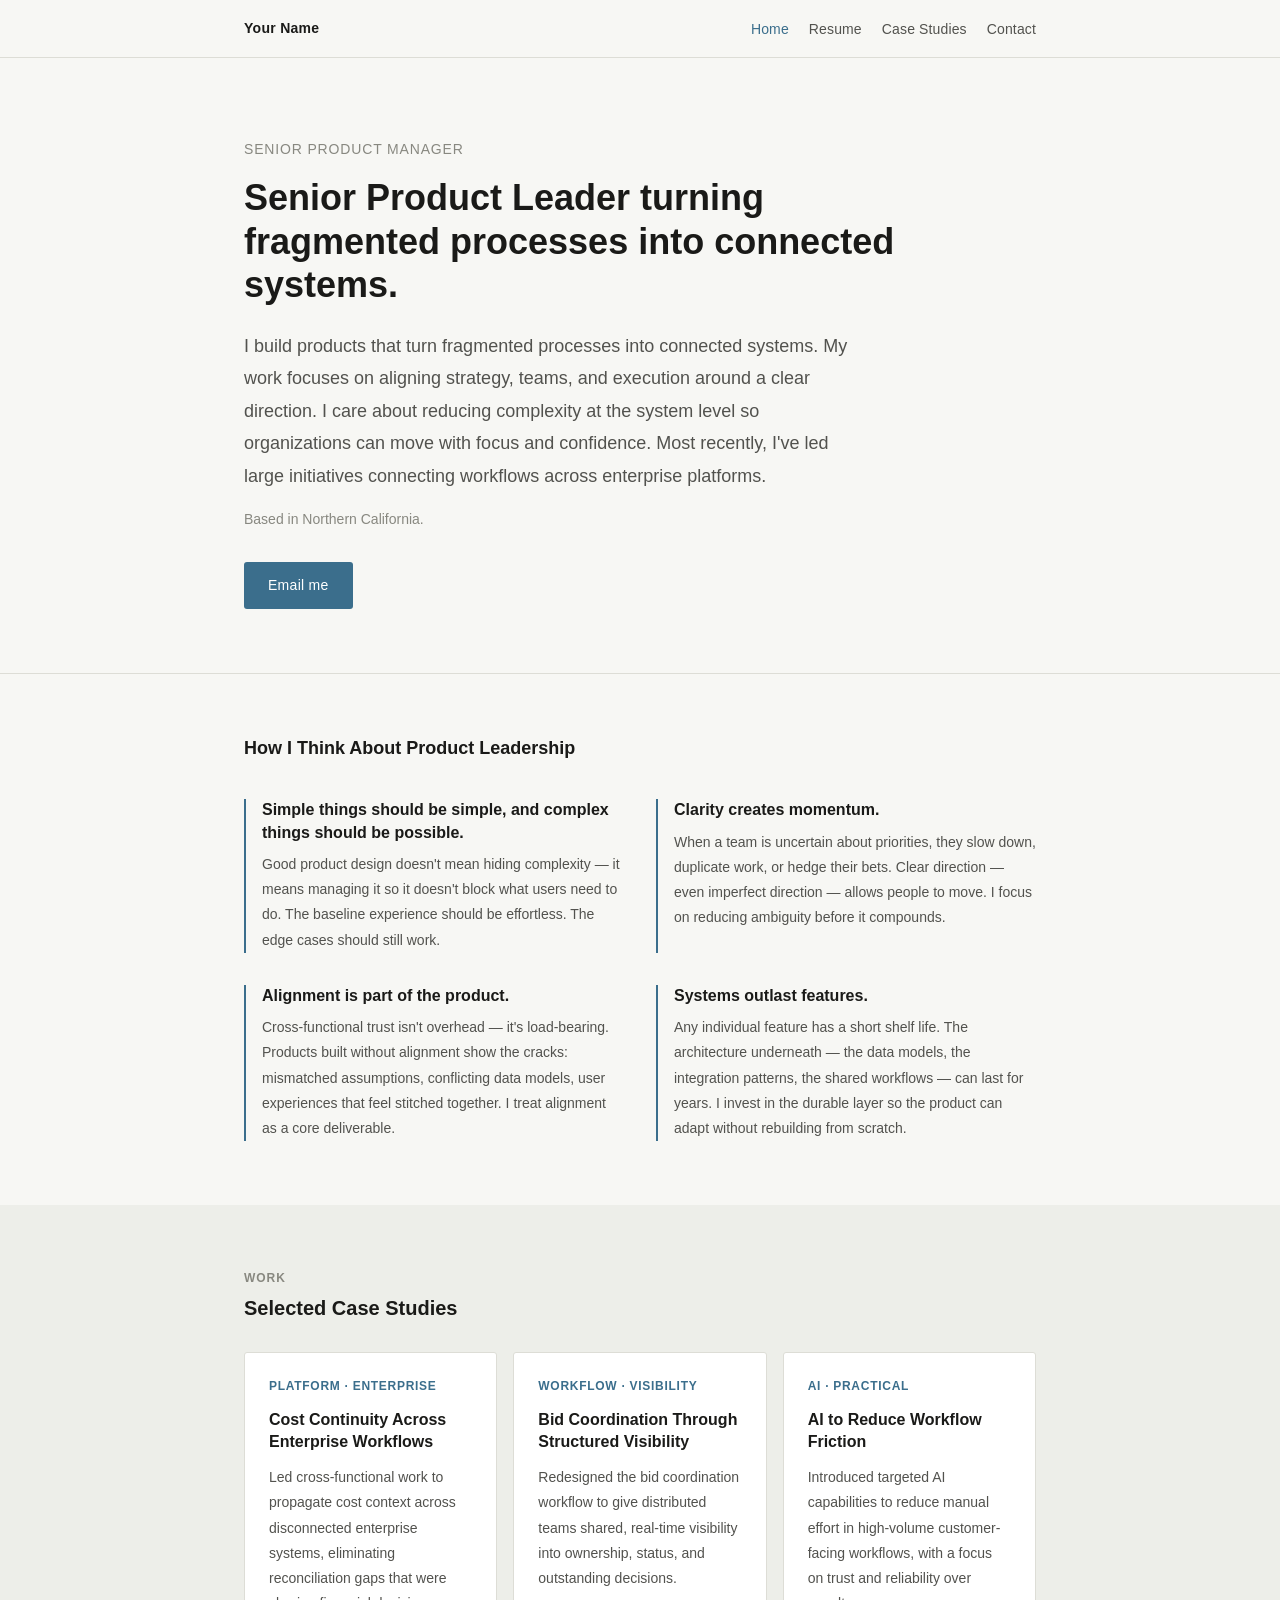
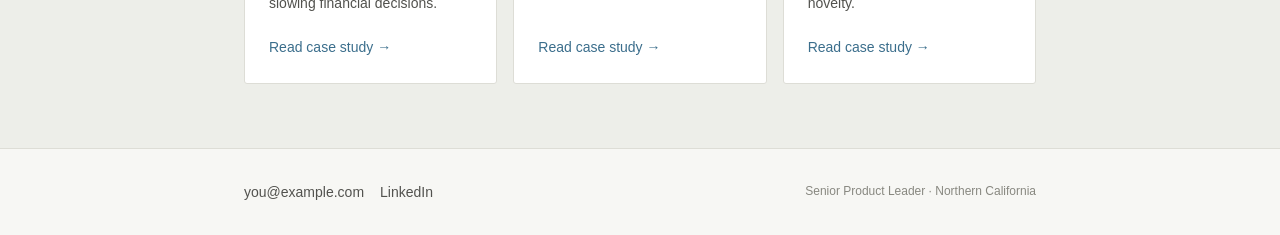
<file: index.html>
<!DOCTYPE html>
<html lang="en">
<head>
  <meta charset="UTF-8" />
  <meta name="viewport" content="width=device-width, initial-scale=1.0" />

  <title>Your Name — Senior Product Leader</title>
  <meta name="description" content="Senior Product Manager based in Northern California, turning fragmented processes into connected systems. Open to Senior Director and Group PM opportunities." />

  <!-- Open Graph -->
  <meta property="og:type"        content="website" />
  <meta property="og:title"       content="Your Name — Senior Product Leader" />
  <meta property="og:description" content="Senior Product Manager turning fragmented processes into connected systems. Based in Northern California." />
  <meta property="og:url"         content="https://example.com/" />
  <meta property="og:image"       content="https://example.com/assets/og-image.png" />

  <!-- Favicon placeholder — replace with real .ico -->
  <link rel="icon" href="assets/favicon.ico" type="image/x-icon" />

  <link rel="stylesheet" href="styles.css" />
</head>
<body>

  <!-- ===== NAV ===== -->
  <nav class="site-nav" aria-label="Main navigation">
    <div class="site-nav__inner">
      <a href="index.html" class="site-nav__brand">Your Name</a>
      <ul class="site-nav__links" role="list">
        <li><a href="index.html"       aria-current="page">Home</a></li>
        <li><a href="resume/">Resume</a></li>
        <li><a href="case-studies/">Case Studies</a></li>
        <li><a href="contact/">Contact</a></li>
      </ul>
    </div>
  </nav>

  <div class="page-body">

    <!-- ===== HERO ===== -->
    <section class="hero" aria-labelledby="hero-headline">
      <div class="container">
        <p class="hero__eyebrow">Senior Product Manager</p>
        <h1 class="hero__headline" id="hero-headline">
          Senior Product Leader turning fragmented processes into connected systems.
        </h1>
        <p class="hero__summary">
          I build products that turn fragmented processes into connected systems.
          My work focuses on aligning strategy, teams, and execution around a clear direction.
          I care about reducing complexity at the system level so organizations can move with
          focus and confidence. Most recently, I've led large initiatives connecting workflows
          across enterprise platforms.
        </p>
        <p class="hero__location">Based in Northern California.</p>
        <a href="mailto:you@example.com" class="hero__cta">Email me</a>
      </div>
    </section>

    <!-- ===== LEADERSHIP PRINCIPLES ===== -->
    <section class="principles" aria-labelledby="principles-heading">
      <div class="container">
        <h2 class="principles__title" id="principles-heading">
          How I Think About Product Leadership
        </h2>
        <div class="principles__grid">

          <article class="principle">
            <h3 class="principle__heading">
              Simple things should be simple, and complex things should be possible.
            </h3>
            <p class="principle__body">
              Good product design doesn't mean hiding complexity — it means managing it
              so it doesn't block what users need to do. The baseline experience should
              be effortless. The edge cases should still work.
            </p>
          </article>

          <article class="principle">
            <h3 class="principle__heading">Clarity creates momentum.</h3>
            <p class="principle__body">
              When a team is uncertain about priorities, they slow down, duplicate work,
              or hedge their bets. Clear direction — even imperfect direction — allows
              people to move. I focus on reducing ambiguity before it compounds.
            </p>
          </article>

          <article class="principle">
            <h3 class="principle__heading">Alignment is part of the product.</h3>
            <p class="principle__body">
              Cross-functional trust isn't overhead — it's load-bearing. Products built
              without alignment show the cracks: mismatched assumptions, conflicting data
              models, user experiences that feel stitched together. I treat alignment as
              a core deliverable.
            </p>
          </article>

          <article class="principle">
            <h3 class="principle__heading">Systems outlast features.</h3>
            <p class="principle__body">
              Any individual feature has a short shelf life. The architecture underneath —
              the data models, the integration patterns, the shared workflows — can last
              for years. I invest in the durable layer so the product can adapt without
              rebuilding from scratch.
            </p>
          </article>

        </div>
      </div>
    </section>

    <!-- ===== CASE STUDIES PREVIEW ===== -->
    <section class="case-studies-preview" aria-labelledby="work-heading">
      <div class="container">
        <header class="section-header">
          <p class="section-label">Work</p>
          <h2 class="section-title" id="work-heading">Selected Case Studies</h2>
        </header>
        <div class="cards-grid">

          <article class="card">
            <p class="card__tag">Platform · Enterprise</p>
            <h3 class="card__title">Cost Continuity Across Enterprise Workflows</h3>
            <p class="card__summary">
              Led cross-functional work to propagate cost context across disconnected
              enterprise systems, eliminating reconciliation gaps that were slowing
              financial decisions.
            </p>
            <a href="case-studies/cost-continuity/" class="card__link">Read case study →</a>
          </article>

          <article class="card">
            <p class="card__tag">Workflow · Visibility</p>
            <h3 class="card__title">Bid Coordination Through Structured Visibility</h3>
            <p class="card__summary">
              Redesigned the bid coordination workflow to give distributed teams
              shared, real-time visibility into ownership, status, and outstanding
              decisions.
            </p>
            <a href="case-studies/bid-coordination/" class="card__link">Read case study →</a>
          </article>

          <article class="card">
            <p class="card__tag">AI · Practical</p>
            <h3 class="card__title">AI to Reduce Workflow Friction</h3>
            <p class="card__summary">
              Introduced targeted AI capabilities to reduce manual effort in
              high-volume customer-facing workflows, with a focus on trust and
              reliability over novelty.
            </p>
            <a href="case-studies/ai-workflow-friction/" class="card__link">Read case study →</a>
          </article>

        </div>
      </div>
    </section>

    <!-- ===== FOOTER ===== -->
    <footer class="site-footer">
      <div class="site-footer__inner">
        <div class="site-footer__links">
          <a href="mailto:you@example.com">you@example.com</a>
          <a href="https://linkedin.com/in/your-profile"
             target="_blank" rel="noopener noreferrer">LinkedIn</a>
        </div>
        <p class="site-footer__meta">Senior Product Leader · Northern California</p>
      </div>
    </footer>

  </div><!-- /.page-body -->
</body>
</html>
</file>
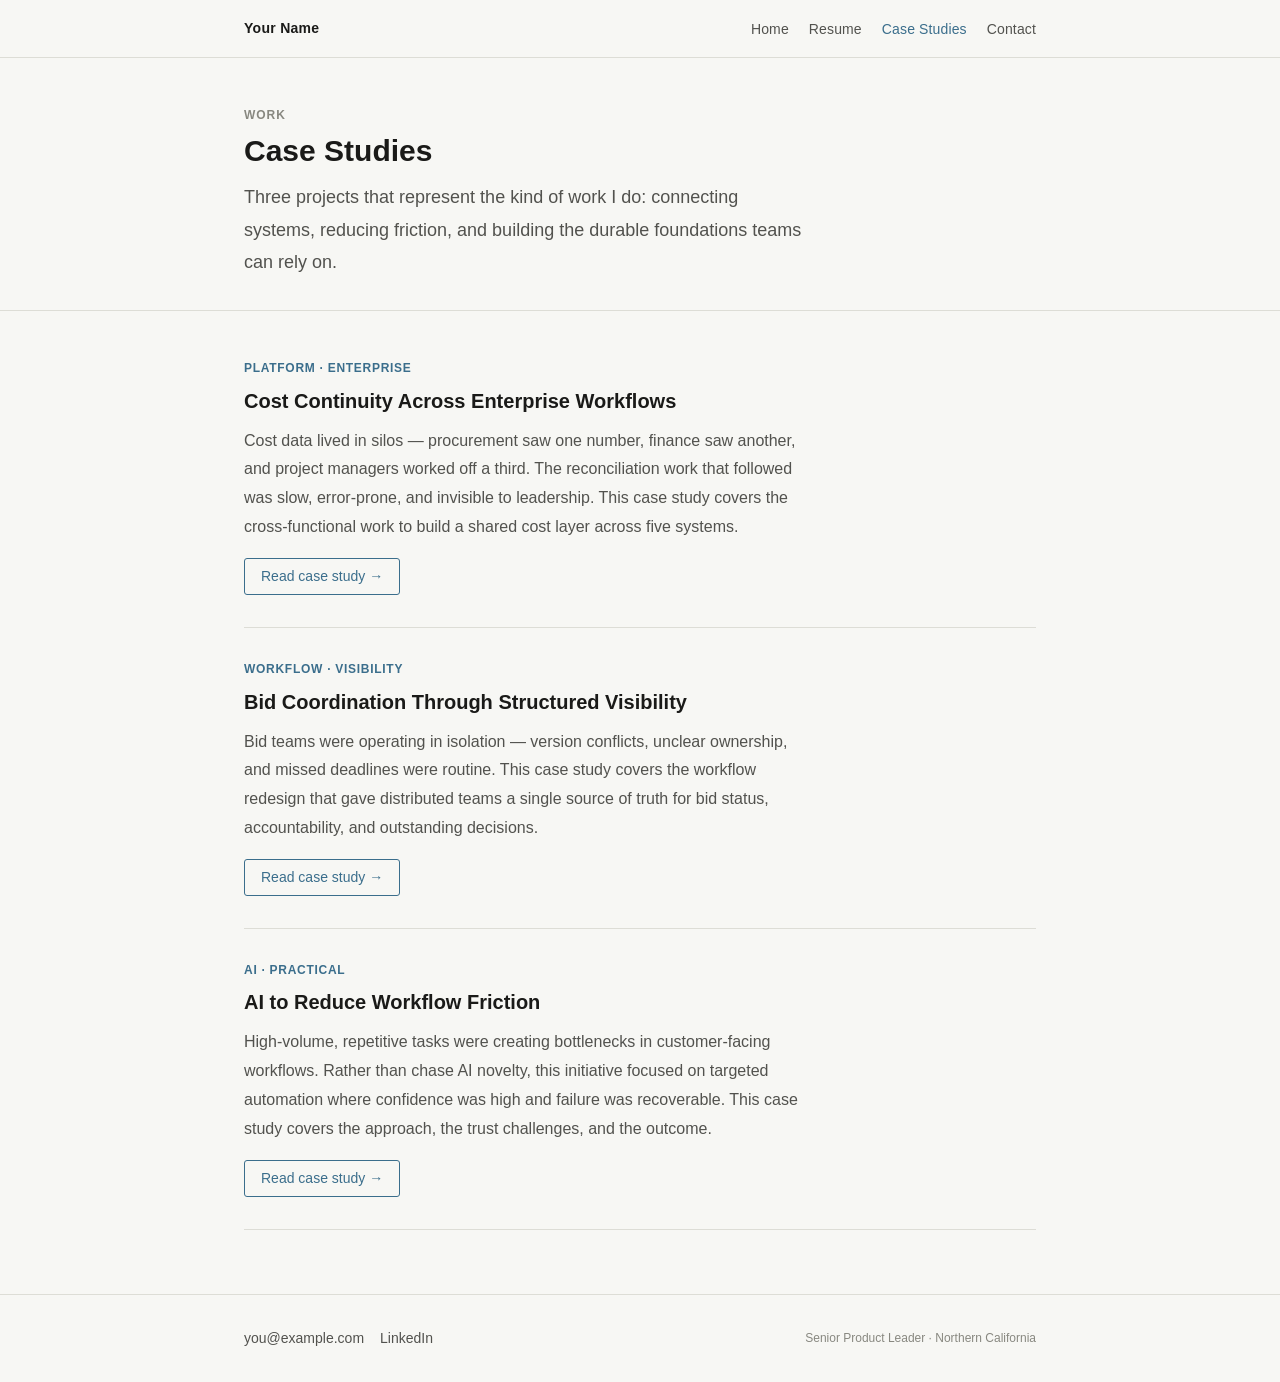
<file: case-studies/index.html>
<!DOCTYPE html>
<html lang="en">
<head>
  <meta charset="UTF-8" />
  <meta name="viewport" content="width=device-width, initial-scale=1.0" />

  <title>Case Studies — Your Name, Senior Product Leader</title>
  <meta name="description" content="Case studies from Your Name: platform integration, bid workflow coordination, and practical AI for enterprise products." />

  <!-- Open Graph -->
  <meta property="og:type"        content="website" />
  <meta property="og:title"       content="Case Studies — Your Name, Senior Product Leader" />
  <meta property="og:description" content="Platform integration, workflow clarity, and practical AI in enterprise product leadership." />
  <meta property="og:url"         content="https://example.com/case-studies/" />

  <link rel="icon" href="../assets/favicon.ico" type="image/x-icon" />
  <link rel="stylesheet" href="../styles.css" />
</head>
<body>

  <!-- ===== NAV ===== -->
  <nav class="site-nav" aria-label="Main navigation">
    <div class="site-nav__inner">
      <a href="../" class="site-nav__brand">Your Name</a>
      <ul class="site-nav__links" role="list">
        <li><a href="../">Home</a></li>
        <li><a href="../resume/">Resume</a></li>
        <li><a href="../case-studies/" aria-current="page">Case Studies</a></li>
        <li><a href="../contact/">Contact</a></li>
      </ul>
    </div>
  </nav>

  <div class="page-body">

    <!-- ===== PAGE HEADER ===== -->
    <header class="page-header">
      <div class="container">
        <p class="page-header__label">Work</p>
        <h1 class="page-header__title">Case Studies</h1>
        <p class="page-header__sub">
          Three projects that represent the kind of work I do: connecting systems,
          reducing friction, and building the durable foundations teams can rely on.
        </p>
      </div>
    </header>

    <!-- ===== CASE STUDIES LIST ===== -->
    <main>
      <div class="container">
        <ol class="case-studies-list" role="list">

          <li class="case-studies-item">
            <div>
              <p class="case-studies-item__tag">Platform · Enterprise</p>
              <h2 class="case-studies-item__title">
                Cost Continuity Across Enterprise Workflows
              </h2>
              <p class="case-studies-item__summary">
                Cost data lived in silos — procurement saw one number, finance saw another,
                and project managers worked off a third. The reconciliation work that followed
                was slow, error-prone, and invisible to leadership. This case study covers
                the cross-functional work to build a shared cost layer across five systems.
              </p>
              <a href="cost-continuity/" class="btn btn--outline">Read case study →</a>
            </div>
          </li>

          <li class="case-studies-item">
            <div>
              <p class="case-studies-item__tag">Workflow · Visibility</p>
              <h2 class="case-studies-item__title">
                Bid Coordination Through Structured Visibility
              </h2>
              <p class="case-studies-item__summary">
                Bid teams were operating in isolation — version conflicts, unclear ownership,
                and missed deadlines were routine. This case study covers the workflow
                redesign that gave distributed teams a single source of truth for bid
                status, accountability, and outstanding decisions.
              </p>
              <a href="bid-coordination/" class="btn btn--outline">Read case study →</a>
            </div>
          </li>

          <li class="case-studies-item">
            <div>
              <p class="case-studies-item__tag">AI · Practical</p>
              <h2 class="case-studies-item__title">
                AI to Reduce Workflow Friction
              </h2>
              <p class="case-studies-item__summary">
                High-volume, repetitive tasks were creating bottlenecks in customer-facing
                workflows. Rather than chase AI novelty, this initiative focused on targeted
                automation where confidence was high and failure was recoverable. This case
                study covers the approach, the trust challenges, and the outcome.
              </p>
              <a href="ai-workflow-friction/" class="btn btn--outline">Read case study →</a>
            </div>
          </li>

        </ol>
      </div>
    </main>

    <!-- ===== FOOTER ===== -->
    <footer class="site-footer">
      <div class="site-footer__inner">
        <div class="site-footer__links">
          <a href="mailto:you@example.com">you@example.com</a>
          <a href="https://linkedin.com/in/your-profile"
             target="_blank" rel="noopener noreferrer">LinkedIn</a>
        </div>
        <p class="site-footer__meta">Senior Product Leader · Northern California</p>
      </div>
    </footer>

  </div><!-- /.page-body -->
</body>
</html>
</file>
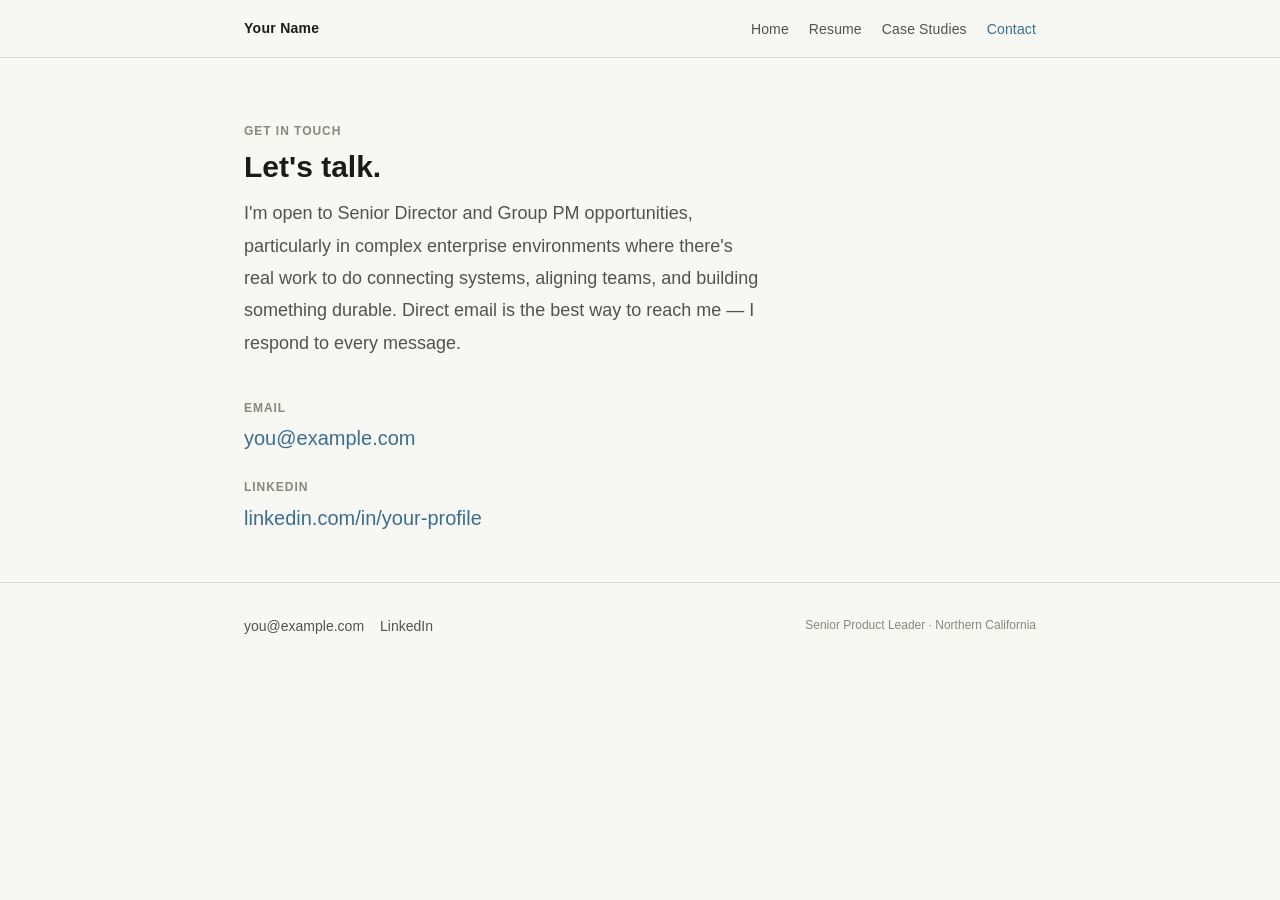
<file: contact/index.html>
<!DOCTYPE html>
<html lang="en">
<head>
  <meta charset="UTF-8" />
  <meta name="viewport" content="width=device-width, initial-scale=1.0" />

  <title>Contact — Your Name, Senior Product Leader</title>
  <meta name="description" content="Get in touch with Your Name, Senior Product Manager based in Northern California. Open to Senior Director and Group PM opportunities." />

  <!-- Open Graph -->
  <meta property="og:type"        content="website" />
  <meta property="og:title"       content="Contact — Your Name, Senior Product Leader" />
  <meta property="og:description" content="Open to Senior Director and Group PM opportunities. Based in Northern California. Direct email contact preferred." />
  <meta property="og:url"         content="https://example.com/contact/" />

  <link rel="icon" href="../assets/favicon.ico" type="image/x-icon" />
  <link rel="stylesheet" href="../styles.css" />
</head>
<body>

  <!-- ===== NAV ===== -->
  <nav class="site-nav" aria-label="Main navigation">
    <div class="site-nav__inner">
      <a href="../" class="site-nav__brand">Your Name</a>
      <ul class="site-nav__links" role="list">
        <li><a href="../">Home</a></li>
        <li><a href="../resume/">Resume</a></li>
        <li><a href="../case-studies/">Case Studies</a></li>
        <li><a href="../contact/" aria-current="page">Contact</a></li>
      </ul>
    </div>
  </nav>

  <div class="page-body">
    <main>
      <div class="container">

        <!-- ===== CONTACT SECTION ===== -->
        <section class="contact-section" aria-labelledby="contact-heading">
          <p class="page-header__label">Get in touch</p>
          <h1 class="page-header__title" id="contact-heading">Let's talk.</h1>

          <p class="contact-section__body">
            I'm open to Senior Director and Group PM opportunities, particularly in
            complex enterprise environments where there's real work to do connecting
            systems, aligning teams, and building something durable. Direct email
            is the best way to reach me — I respond to every message.
          </p>

          <div class="contact-links">

            <div class="contact-link">
              <p class="contact-link__label">Email</p>
              <a href="mailto:you@example.com" class="contact-link__value">
                you@example.com
              </a>
            </div>

            <div class="contact-link">
              <p class="contact-link__label">LinkedIn</p>
              <a href="https://linkedin.com/in/your-profile"
                 target="_blank" rel="noopener noreferrer"
                 class="contact-link__value">
                linkedin.com/in/your-profile
              </a>
            </div>

          </div>
        </section>

      </div>
    </main>

    <!-- ===== FOOTER ===== -->
    <footer class="site-footer">
      <div class="site-footer__inner">
        <div class="site-footer__links">
          <a href="mailto:you@example.com">you@example.com</a>
          <a href="https://linkedin.com/in/your-profile"
             target="_blank" rel="noopener noreferrer">LinkedIn</a>
        </div>
        <p class="site-footer__meta">Senior Product Leader · Northern California</p>
      </div>
    </footer>

  </div><!-- /.page-body -->
</body>
</html>
</file>
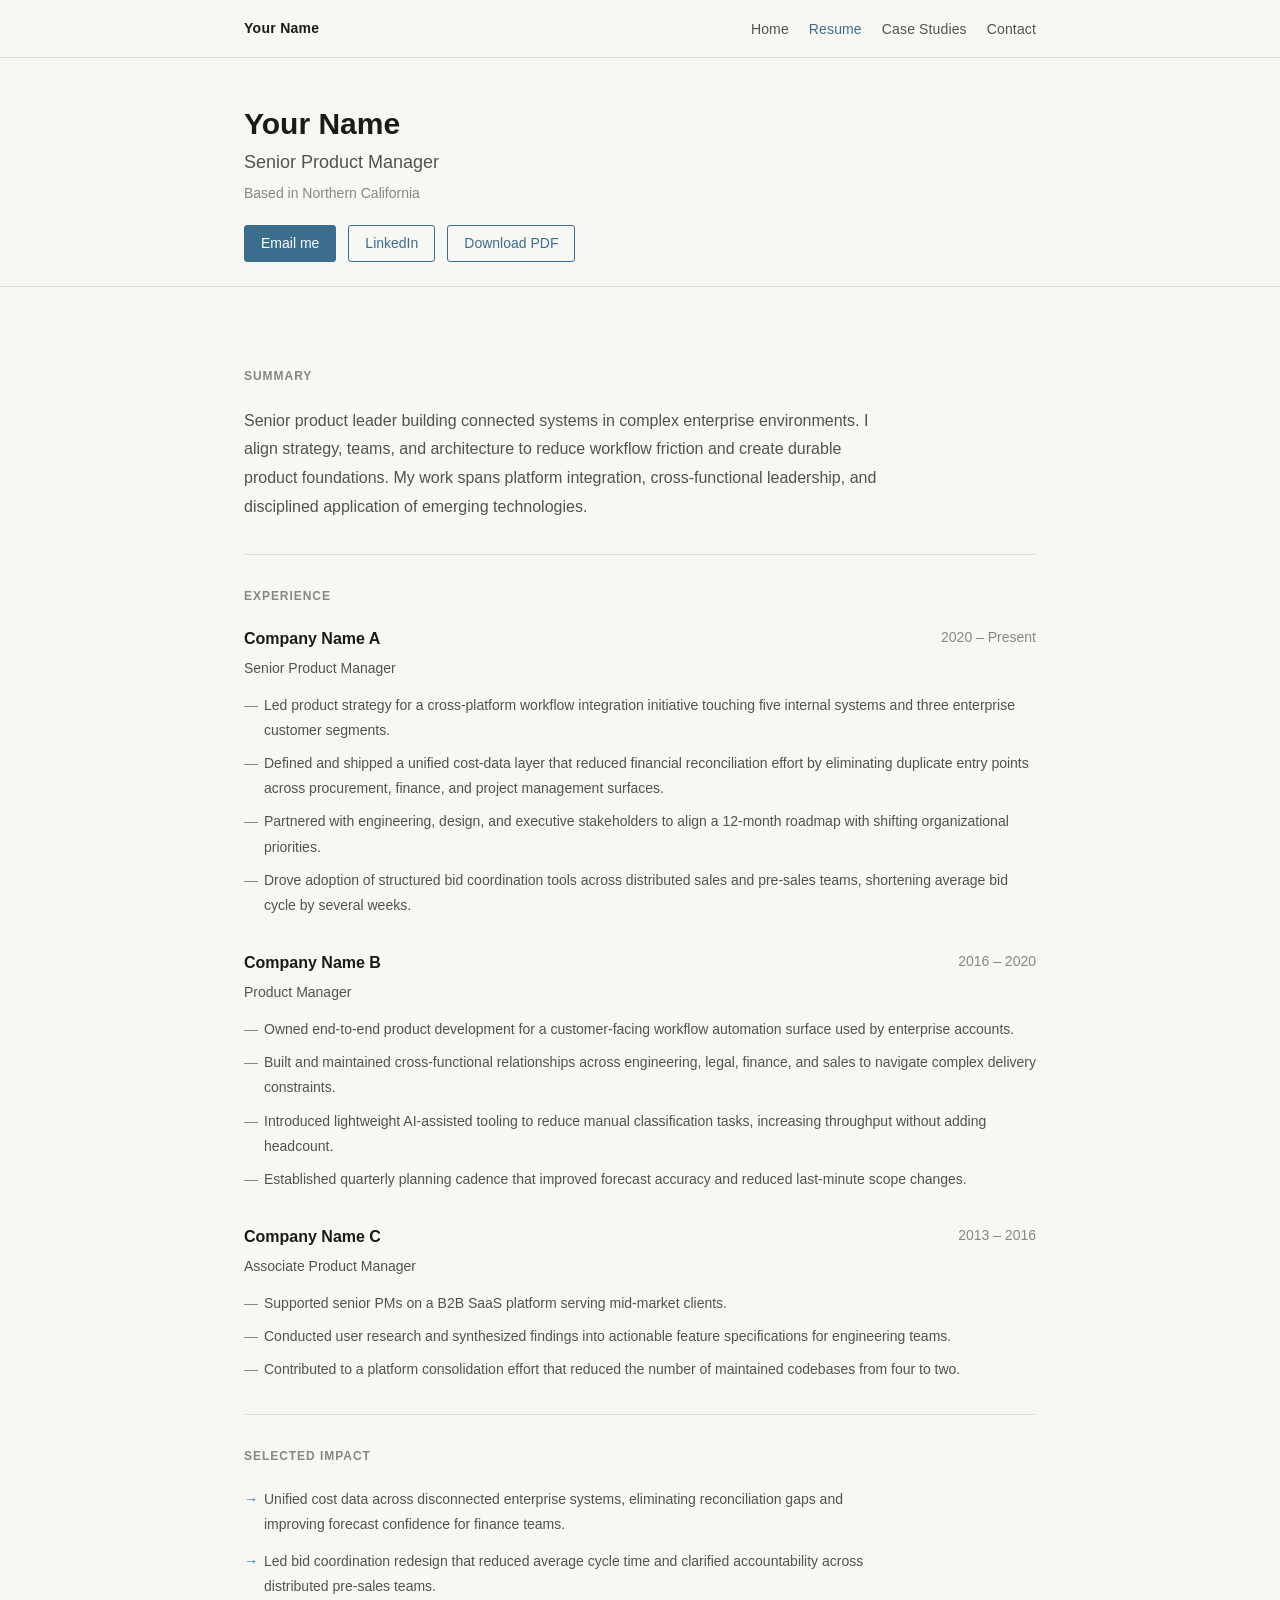
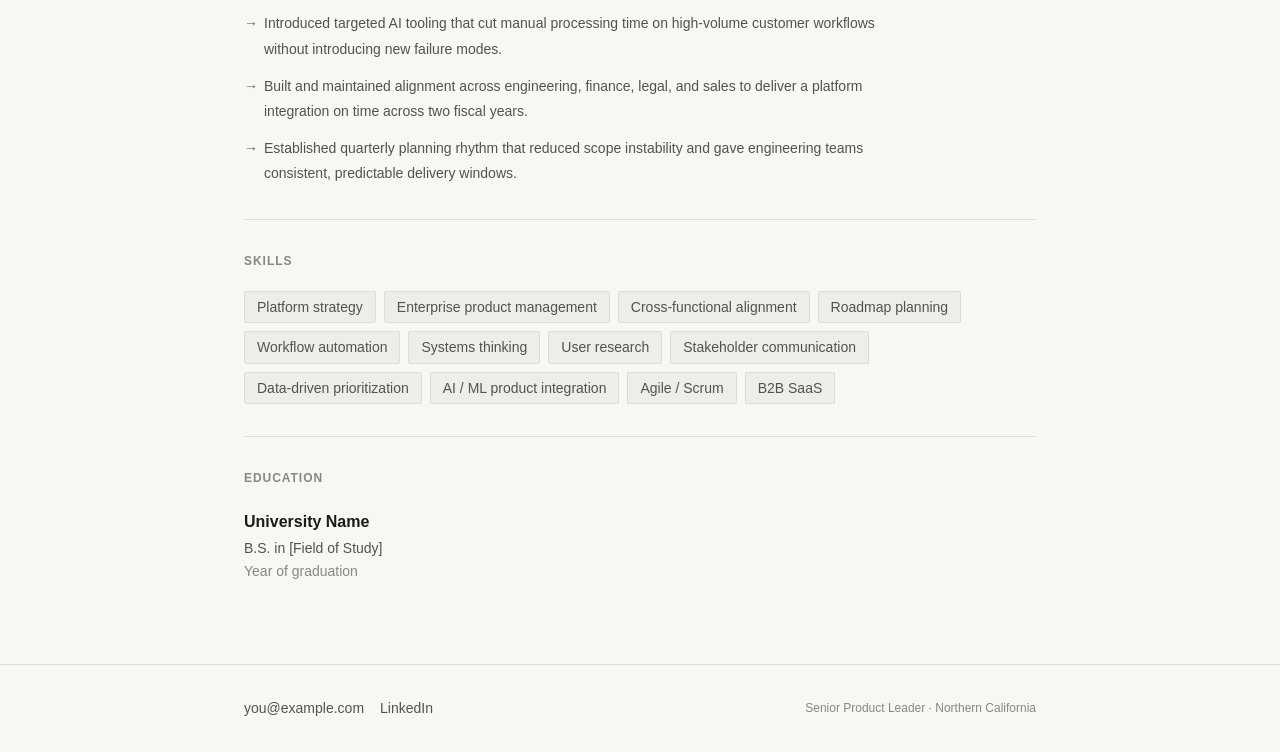
<file: resume/index.html>
<!DOCTYPE html>
<html lang="en">
<head>
  <meta charset="UTF-8" />
  <meta name="viewport" content="width=device-width, initial-scale=1.0" />

  <title>Resume — Your Name, Senior Product Leader</title>
  <meta name="description" content="Resume of Your Name, Senior Product Manager with experience leading platform integration, cross-functional teams, and enterprise-scale product initiatives." />

  <!-- Open Graph -->
  <meta property="og:type"        content="website" />
  <meta property="og:title"       content="Resume — Your Name, Senior Product Leader" />
  <meta property="og:description" content="Senior product leader building connected systems in complex enterprise environments." />
  <meta property="og:url"         content="https://example.com/resume/" />

  <link rel="icon" href="../assets/favicon.ico" type="image/x-icon" />
  <link rel="stylesheet" href="../styles.css" />
</head>
<body>

  <!-- ===== NAV ===== -->
  <nav class="site-nav" aria-label="Main navigation">
    <div class="site-nav__inner">
      <a href="../" class="site-nav__brand">Your Name</a>
      <ul class="site-nav__links" role="list">
        <li><a href="../">Home</a></li>
        <li><a href="../resume/" aria-current="page">Resume</a></li>
        <li><a href="../case-studies/">Case Studies</a></li>
        <li><a href="../contact/">Contact</a></li>
      </ul>
    </div>
  </nav>

  <div class="page-body">

    <!-- ===== RESUME HEADER ===== -->
    <header class="resume-header">
      <div class="container">
        <h1 class="resume-name">Your Name</h1>
        <p class="resume-title">Senior Product Manager</p>
        <p class="resume-location">Based in Northern California</p>
        <div class="resume-links">
          <a href="mailto:you@example.com" class="btn btn--primary">Email me</a>
          <a href="https://linkedin.com/in/your-profile"
             target="_blank" rel="noopener noreferrer"
             class="btn btn--outline">LinkedIn</a>
          <a href="../assets/resume.pdf"
             download
             class="btn btn--outline">Download PDF</a>
        </div>
      </div>
    </header>

    <!-- ===== RESUME BODY ===== -->
    <main class="resume">
      <div class="container">

        <!-- Executive Summary -->
        <section class="resume-section resume-summary"
                 aria-labelledby="summary-heading">
          <h2 class="resume-section__label" id="summary-heading">Summary</h2>
          <p>
            Senior product leader building connected systems in complex enterprise environments.
            I align strategy, teams, and architecture to reduce workflow friction and create
            durable product foundations. My work spans platform integration, cross-functional
            leadership, and disciplined application of emerging technologies.
          </p>
        </section>

        <!-- Experience -->
        <section class="resume-section" aria-labelledby="experience-heading">
          <h2 class="resume-section__label" id="experience-heading">Experience</h2>

          <div class="experience-item">
            <div class="experience-item__header">
              <span class="experience-item__company">Company Name A</span>
              <span class="experience-item__dates">2020 – Present</span>
            </div>
            <p class="experience-item__role">Senior Product Manager</p>
            <ul class="experience-item__bullets">
              <li>Led product strategy for a cross-platform workflow integration initiative
                  touching five internal systems and three enterprise customer segments.</li>
              <li>Defined and shipped a unified cost-data layer that reduced financial
                  reconciliation effort by eliminating duplicate entry points across
                  procurement, finance, and project management surfaces.</li>
              <li>Partnered with engineering, design, and executive stakeholders to align
                  a 12-month roadmap with shifting organizational priorities.</li>
              <li>Drove adoption of structured bid coordination tools across distributed
                  sales and pre-sales teams, shortening average bid cycle by several weeks.</li>
            </ul>
          </div>

          <div class="experience-item">
            <div class="experience-item__header">
              <span class="experience-item__company">Company Name B</span>
              <span class="experience-item__dates">2016 – 2020</span>
            </div>
            <p class="experience-item__role">Product Manager</p>
            <ul class="experience-item__bullets">
              <li>Owned end-to-end product development for a customer-facing workflow
                  automation surface used by enterprise accounts.</li>
              <li>Built and maintained cross-functional relationships across engineering,
                  legal, finance, and sales to navigate complex delivery constraints.</li>
              <li>Introduced lightweight AI-assisted tooling to reduce manual classification
                  tasks, increasing throughput without adding headcount.</li>
              <li>Established quarterly planning cadence that improved forecast accuracy
                  and reduced last-minute scope changes.</li>
            </ul>
          </div>

          <div class="experience-item">
            <div class="experience-item__header">
              <span class="experience-item__company">Company Name C</span>
              <span class="experience-item__dates">2013 – 2016</span>
            </div>
            <p class="experience-item__role">Associate Product Manager</p>
            <ul class="experience-item__bullets">
              <li>Supported senior PMs on a B2B SaaS platform serving mid-market clients.</li>
              <li>Conducted user research and synthesized findings into actionable
                  feature specifications for engineering teams.</li>
              <li>Contributed to a platform consolidation effort that reduced the number
                  of maintained codebases from four to two.</li>
            </ul>
          </div>

        </section>

        <!-- Selected Impact -->
        <section class="resume-section" aria-labelledby="impact-heading">
          <h2 class="resume-section__label" id="impact-heading">Selected Impact</h2>
          <ul class="impact-list">
            <li>Unified cost data across disconnected enterprise systems, eliminating
                reconciliation gaps and improving forecast confidence for finance teams.</li>
            <li>Led bid coordination redesign that reduced average cycle time and
                clarified accountability across distributed pre-sales teams.</li>
            <li>Introduced targeted AI tooling that cut manual processing time on
                high-volume customer workflows without introducing new failure modes.</li>
            <li>Built and maintained alignment across engineering, finance, legal, and
                sales to deliver a platform integration on time across two fiscal years.</li>
            <li>Established quarterly planning rhythm that reduced scope instability
                and gave engineering teams consistent, predictable delivery windows.</li>
          </ul>
        </section>

        <!-- Skills -->
        <section class="resume-section" aria-labelledby="skills-heading">
          <h2 class="resume-section__label" id="skills-heading">Skills</h2>
          <ul class="skills-list">
            <li>Platform strategy</li>
            <li>Enterprise product management</li>
            <li>Cross-functional alignment</li>
            <li>Roadmap planning</li>
            <li>Workflow automation</li>
            <li>Systems thinking</li>
            <li>User research</li>
            <li>Stakeholder communication</li>
            <li>Data-driven prioritization</li>
            <li>AI / ML product integration</li>
            <li>Agile / Scrum</li>
            <li>B2B SaaS</li>
          </ul>
        </section>

        <!-- Education -->
        <section class="resume-section" aria-labelledby="education-heading">
          <h2 class="resume-section__label" id="education-heading">Education</h2>

          <div class="education-item">
            <p class="education-item__school">University Name</p>
            <p class="education-item__degree">B.S. in [Field of Study]</p>
            <p class="education-item__year">Year of graduation</p>
          </div>

        </section>

      </div>
    </main>

    <!-- ===== FOOTER ===== -->
    <footer class="site-footer">
      <div class="site-footer__inner">
        <div class="site-footer__links">
          <a href="mailto:you@example.com">you@example.com</a>
          <a href="https://linkedin.com/in/your-profile"
             target="_blank" rel="noopener noreferrer">LinkedIn</a>
        </div>
        <p class="site-footer__meta">Senior Product Leader · Northern California</p>
      </div>
    </footer>

  </div><!-- /.page-body -->
</body>
</html>
</file>
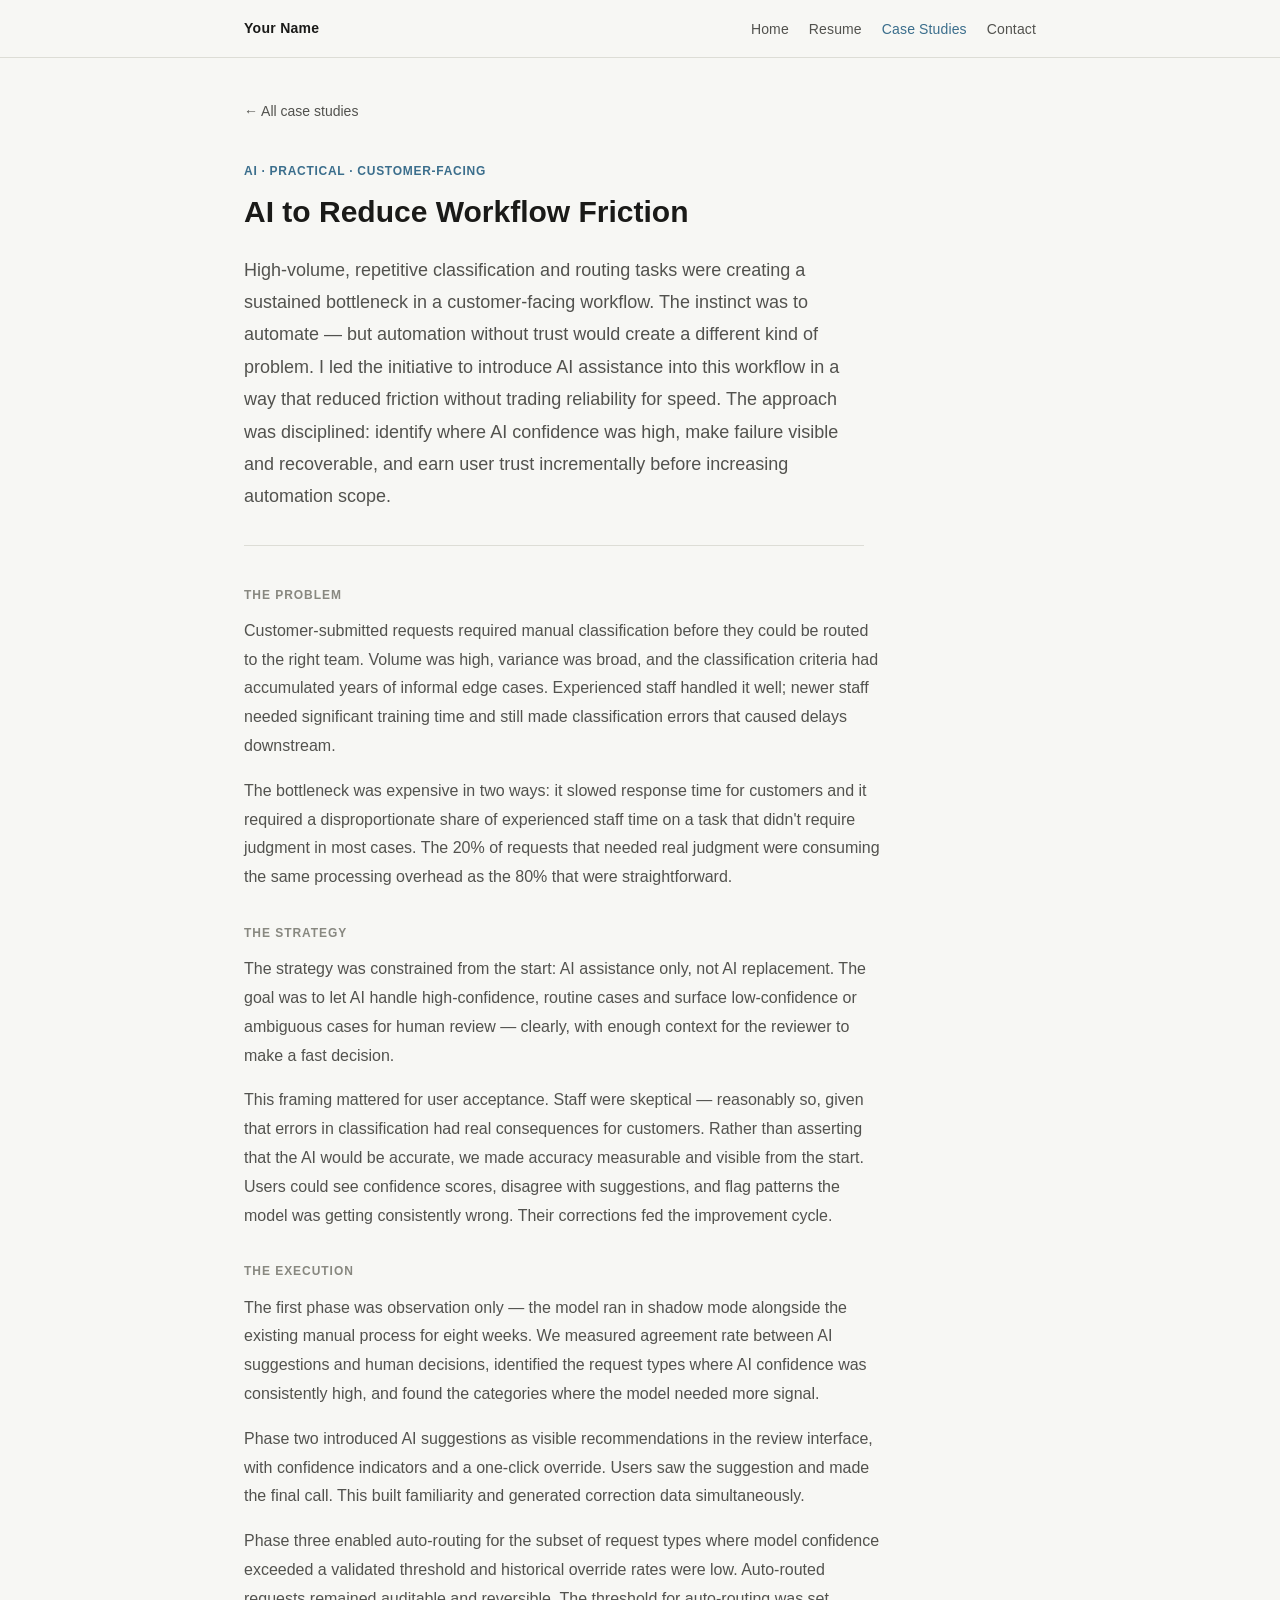
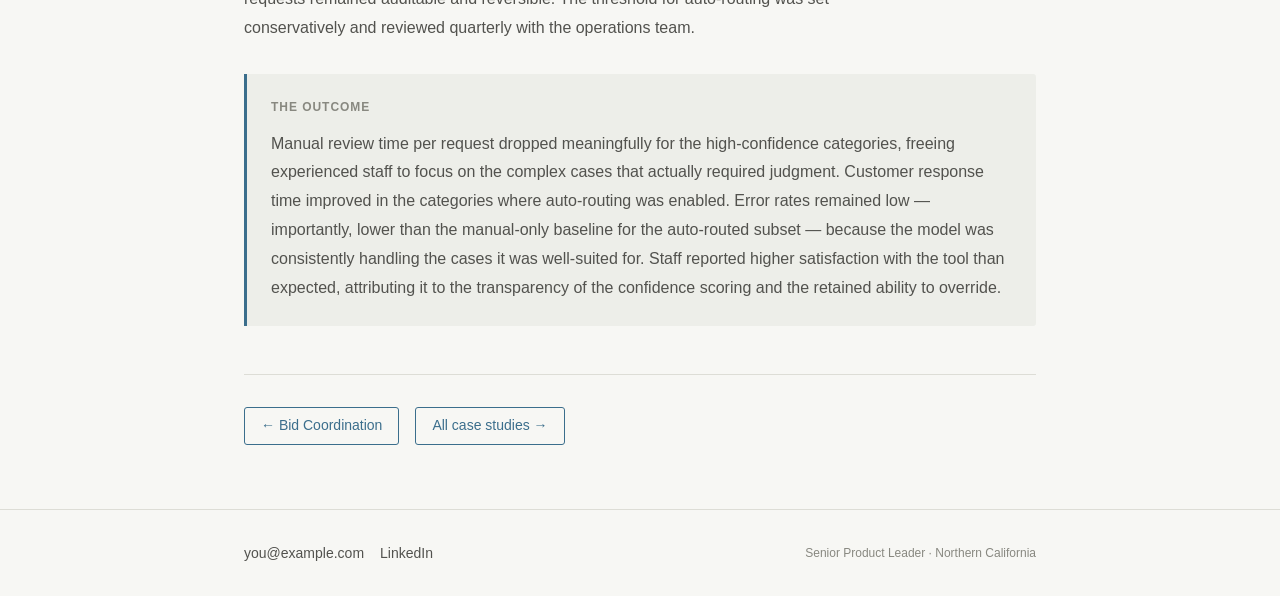
<file: case-studies/ai-workflow-friction/index.html>
<!DOCTYPE html>
<html lang="en">
<head>
  <meta charset="UTF-8" />
  <meta name="viewport" content="width=device-width, initial-scale=1.0" />

  <title>AI to Reduce Workflow Friction — Your Name</title>
  <meta name="description" content="How targeted, trust-first AI reduced manual effort in customer-facing workflows without introducing new complexity or failure modes." />

  <!-- Open Graph -->
  <meta property="og:type"        content="article" />
  <meta property="og:title"       content="AI to Reduce Workflow Friction" />
  <meta property="og:description" content="A practical AI case study: reducing workflow friction through targeted automation, with a focus on trust and reliability over novelty." />
  <meta property="og:url"         content="https://example.com/case-studies/ai-workflow-friction/" />

  <link rel="icon" href="../../assets/favicon.ico" type="image/x-icon" />
  <link rel="stylesheet" href="../../styles.css" />
</head>
<body>

  <!-- ===== NAV ===== -->
  <nav class="site-nav" aria-label="Main navigation">
    <div class="site-nav__inner">
      <a href="../../" class="site-nav__brand">Your Name</a>
      <ul class="site-nav__links" role="list">
        <li><a href="../../">Home</a></li>
        <li><a href="../../resume/">Resume</a></li>
        <li><a href="../../case-studies/" aria-current="page">Case Studies</a></li>
        <li><a href="../../contact/">Contact</a></li>
      </ul>
    </div>
  </nav>

  <div class="page-body">
    <main>
      <div class="container">
        <article class="case-study" aria-labelledby="cs-title">

          <a href="../../case-studies/" class="case-study__back">← All case studies</a>

          <p class="case-study__tag">AI · Practical · Customer-Facing</p>
          <h1 class="case-study__title" id="cs-title">
            AI to Reduce Workflow Friction
          </h1>

          <p class="case-study__overview">
            High-volume, repetitive classification and routing tasks were creating a
            sustained bottleneck in a customer-facing workflow. The instinct was to
            automate — but automation without trust would create a different kind of
            problem. I led the initiative to introduce AI assistance into this workflow
            in a way that reduced friction without trading reliability for speed. The
            approach was disciplined: identify where AI confidence was high, make
            failure visible and recoverable, and earn user trust incrementally before
            increasing automation scope.
          </p>

          <!-- The Problem -->
          <section class="case-study__section" aria-labelledby="problem-heading">
            <h2 class="case-study__section-title" id="problem-heading">The Problem</h2>
            <p class="case-study__section-body">
              Customer-submitted requests required manual classification before they
              could be routed to the right team. Volume was high, variance was broad,
              and the classification criteria had accumulated years of informal edge
              cases. Experienced staff handled it well; newer staff needed significant
              training time and still made classification errors that caused delays
              downstream.
            </p>
            <p class="case-study__section-body" style="margin-top: 1rem;">
              The bottleneck was expensive in two ways: it slowed response time for
              customers and it required a disproportionate share of experienced staff
              time on a task that didn't require judgment in most cases. The 20% of
              requests that needed real judgment were consuming the same processing
              overhead as the 80% that were straightforward.
            </p>
          </section>

          <!-- The Strategy -->
          <section class="case-study__section" aria-labelledby="strategy-heading">
            <h2 class="case-study__section-title" id="strategy-heading">The Strategy</h2>
            <p class="case-study__section-body">
              The strategy was constrained from the start: AI assistance only, not
              AI replacement. The goal was to let AI handle high-confidence, routine
              cases and surface low-confidence or ambiguous cases for human review
              — clearly, with enough context for the reviewer to make a fast decision.
            </p>
            <p class="case-study__section-body" style="margin-top: 1rem;">
              This framing mattered for user acceptance. Staff were skeptical —
              reasonably so, given that errors in classification had real consequences
              for customers. Rather than asserting that the AI would be accurate, we
              made accuracy measurable and visible from the start. Users could see
              confidence scores, disagree with suggestions, and flag patterns the model
              was getting consistently wrong. Their corrections fed the improvement cycle.
            </p>
          </section>

          <!-- The Execution -->
          <section class="case-study__section" aria-labelledby="execution-heading">
            <h2 class="case-study__section-title" id="execution-heading">The Execution</h2>
            <p class="case-study__section-body">
              The first phase was observation only — the model ran in shadow mode alongside
              the existing manual process for eight weeks. We measured agreement rate
              between AI suggestions and human decisions, identified the request types
              where AI confidence was consistently high, and found the categories where
              the model needed more signal.
            </p>
            <p class="case-study__section-body" style="margin-top: 1rem;">
              Phase two introduced AI suggestions as visible recommendations in the
              review interface, with confidence indicators and a one-click override.
              Users saw the suggestion and made the final call. This built familiarity
              and generated correction data simultaneously.
            </p>
            <p class="case-study__section-body" style="margin-top: 1rem;">
              Phase three enabled auto-routing for the subset of request types where
              model confidence exceeded a validated threshold and historical override
              rates were low. Auto-routed requests remained auditable and reversible.
              The threshold for auto-routing was set conservatively and reviewed
              quarterly with the operations team.
            </p>
          </section>

          <!-- The Outcome -->
          <section class="case-study__outcome case-study__section"
                   aria-labelledby="outcome-heading">
            <h2 class="case-study__section-title" id="outcome-heading">The Outcome</h2>
            <p class="case-study__section-body">
              Manual review time per request dropped meaningfully for the high-confidence
              categories, freeing experienced staff to focus on the complex cases that
              actually required judgment. Customer response time improved in the categories
              where auto-routing was enabled. Error rates remained low — importantly, lower
              than the manual-only baseline for the auto-routed subset — because the model
              was consistently handling the cases it was well-suited for. Staff reported
              higher satisfaction with the tool than expected, attributing it to the
              transparency of the confidence scoring and the retained ability to override.
            </p>
          </section>

          <nav aria-label="Case study navigation" style="margin-top: 3rem; padding-top: 2rem; border-top: 1px solid var(--color-border); display: flex; gap: 1rem; flex-wrap: wrap;">
            <a href="../bid-coordination/" class="btn btn--outline">← Bid Coordination</a>
            <a href="../../case-studies/" class="btn btn--outline">All case studies →</a>
          </nav>

        </article>
      </div>
    </main>

    <!-- ===== FOOTER ===== -->
    <footer class="site-footer">
      <div class="site-footer__inner">
        <div class="site-footer__links">
          <a href="mailto:you@example.com">you@example.com</a>
          <a href="https://linkedin.com/in/your-profile"
             target="_blank" rel="noopener noreferrer">LinkedIn</a>
        </div>
        <p class="site-footer__meta">Senior Product Leader · Northern California</p>
      </div>
    </footer>

  </div><!-- /.page-body -->
</body>
</html>
</file>
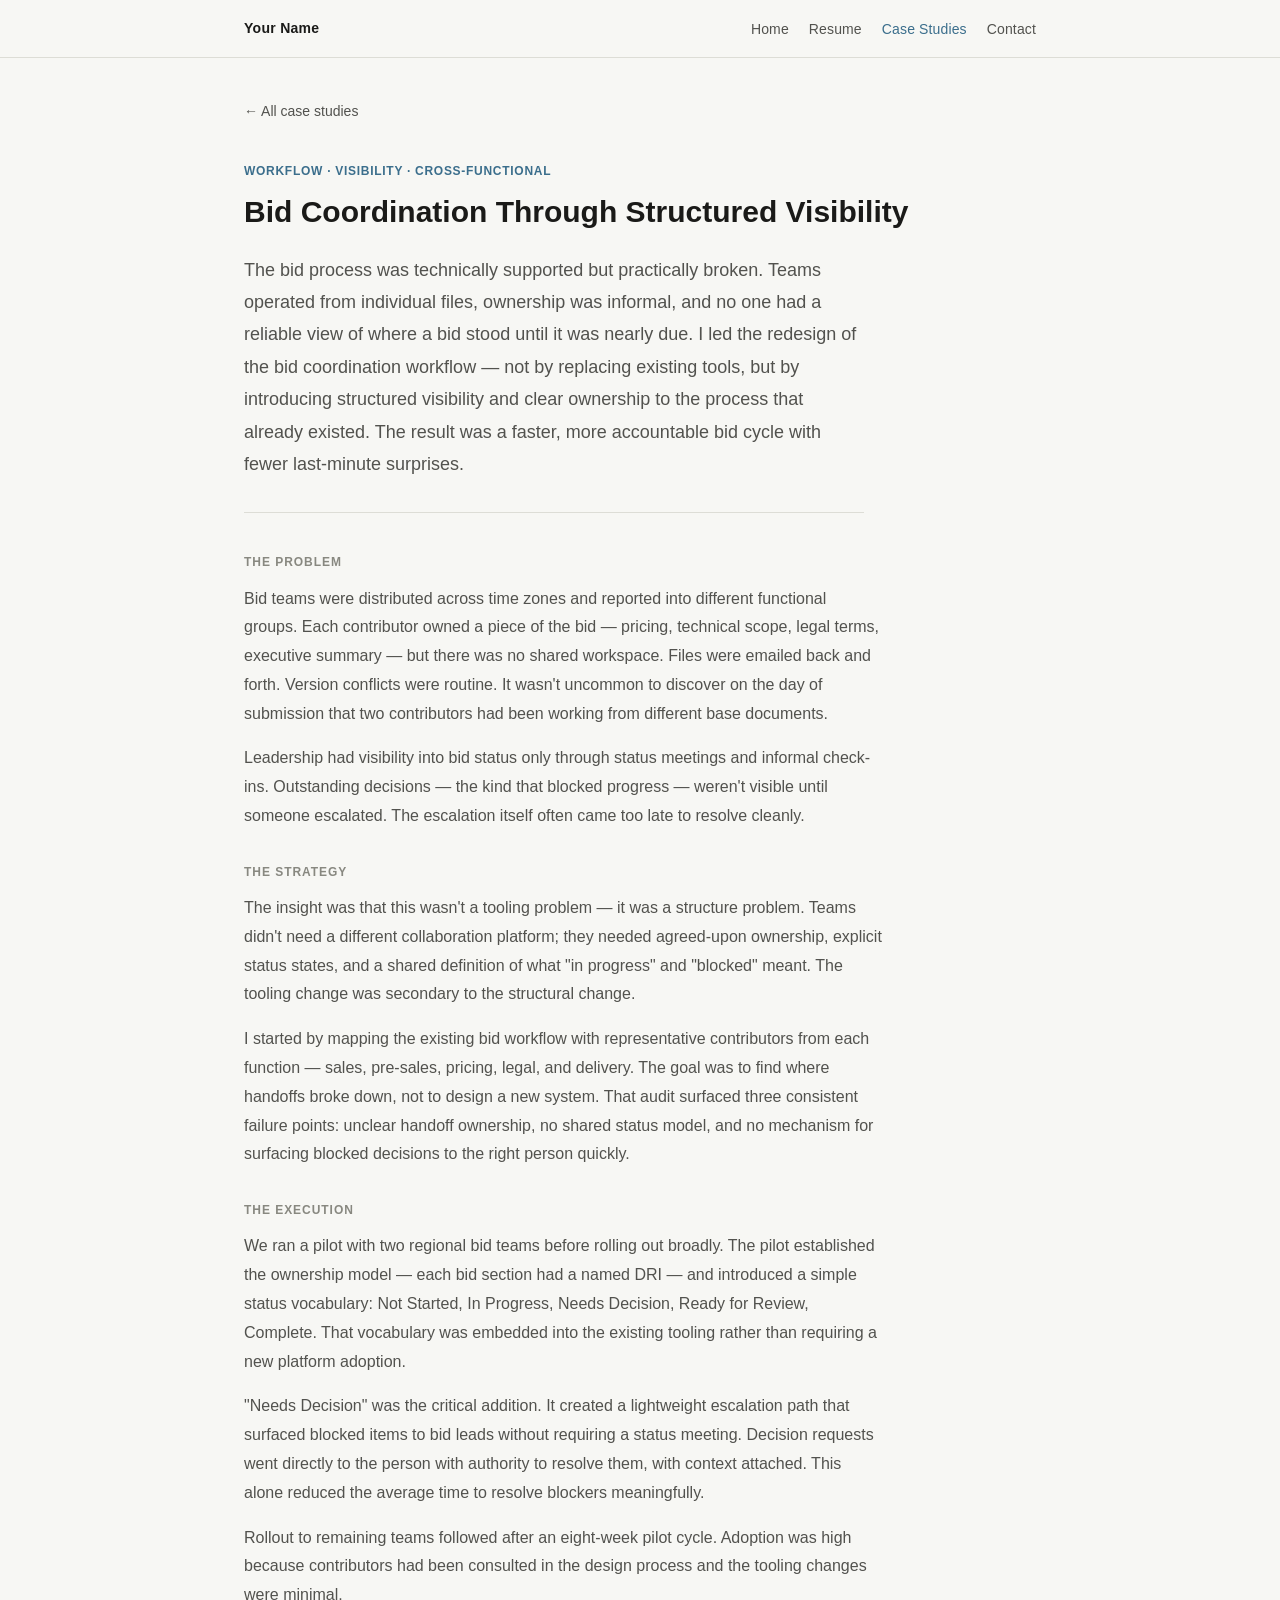
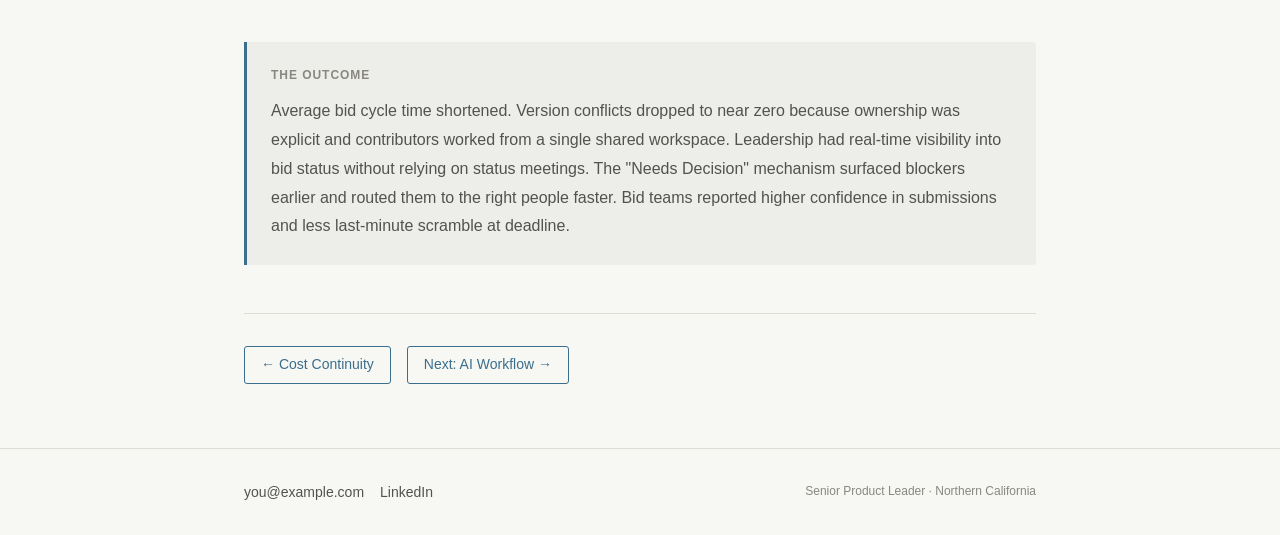
<file: case-studies/bid-coordination/index.html>
<!DOCTYPE html>
<html lang="en">
<head>
  <meta charset="UTF-8" />
  <meta name="viewport" content="width=device-width, initial-scale=1.0" />

  <title>Bid Coordination Through Structured Visibility — Your Name</title>
  <meta name="description" content="How structured visibility and clear ownership transformed a fragmented bid coordination process for distributed enterprise teams." />

  <!-- Open Graph -->
  <meta property="og:type"        content="article" />
  <meta property="og:title"       content="Bid Coordination Through Structured Visibility" />
  <meta property="og:description" content="A workflow clarity case study: giving distributed bid teams shared, real-time visibility into status and ownership." />
  <meta property="og:url"         content="https://example.com/case-studies/bid-coordination/" />

  <link rel="icon" href="../../assets/favicon.ico" type="image/x-icon" />
  <link rel="stylesheet" href="../../styles.css" />
</head>
<body>

  <!-- ===== NAV ===== -->
  <nav class="site-nav" aria-label="Main navigation">
    <div class="site-nav__inner">
      <a href="../../" class="site-nav__brand">Your Name</a>
      <ul class="site-nav__links" role="list">
        <li><a href="../../">Home</a></li>
        <li><a href="../../resume/">Resume</a></li>
        <li><a href="../../case-studies/" aria-current="page">Case Studies</a></li>
        <li><a href="../../contact/">Contact</a></li>
      </ul>
    </div>
  </nav>

  <div class="page-body">
    <main>
      <div class="container">
        <article class="case-study" aria-labelledby="cs-title">

          <a href="../../case-studies/" class="case-study__back">← All case studies</a>

          <p class="case-study__tag">Workflow · Visibility · Cross-Functional</p>
          <h1 class="case-study__title" id="cs-title">
            Bid Coordination Through Structured Visibility
          </h1>

          <p class="case-study__overview">
            The bid process was technically supported but practically broken. Teams
            operated from individual files, ownership was informal, and no one had
            a reliable view of where a bid stood until it was nearly due. I led the
            redesign of the bid coordination workflow — not by replacing existing tools,
            but by introducing structured visibility and clear ownership to the process
            that already existed. The result was a faster, more accountable bid cycle
            with fewer last-minute surprises.
          </p>

          <!-- The Problem -->
          <section class="case-study__section" aria-labelledby="problem-heading">
            <h2 class="case-study__section-title" id="problem-heading">The Problem</h2>
            <p class="case-study__section-body">
              Bid teams were distributed across time zones and reported into different
              functional groups. Each contributor owned a piece of the bid — pricing,
              technical scope, legal terms, executive summary — but there was no shared
              workspace. Files were emailed back and forth. Version conflicts were routine.
              It wasn't uncommon to discover on the day of submission that two contributors
              had been working from different base documents.
            </p>
            <p class="case-study__section-body" style="margin-top: 1rem;">
              Leadership had visibility into bid status only through status meetings and
              informal check-ins. Outstanding decisions — the kind that blocked progress
              — weren't visible until someone escalated. The escalation itself often came
              too late to resolve cleanly.
            </p>
          </section>

          <!-- The Strategy -->
          <section class="case-study__section" aria-labelledby="strategy-heading">
            <h2 class="case-study__section-title" id="strategy-heading">The Strategy</h2>
            <p class="case-study__section-body">
              The insight was that this wasn't a tooling problem — it was a structure
              problem. Teams didn't need a different collaboration platform; they needed
              agreed-upon ownership, explicit status states, and a shared definition of
              what "in progress" and "blocked" meant. The tooling change was secondary
              to the structural change.
            </p>
            <p class="case-study__section-body" style="margin-top: 1rem;">
              I started by mapping the existing bid workflow with representative
              contributors from each function — sales, pre-sales, pricing, legal, and
              delivery. The goal was to find where handoffs broke down, not to design
              a new system. That audit surfaced three consistent failure points: unclear
              handoff ownership, no shared status model, and no mechanism for surfacing
              blocked decisions to the right person quickly.
            </p>
          </section>

          <!-- The Execution -->
          <section class="case-study__section" aria-labelledby="execution-heading">
            <h2 class="case-study__section-title" id="execution-heading">The Execution</h2>
            <p class="case-study__section-body">
              We ran a pilot with two regional bid teams before rolling out broadly.
              The pilot established the ownership model — each bid section had a named
              DRI — and introduced a simple status vocabulary: Not Started, In Progress,
              Needs Decision, Ready for Review, Complete. That vocabulary was embedded
              into the existing tooling rather than requiring a new platform adoption.
            </p>
            <p class="case-study__section-body" style="margin-top: 1rem;">
              "Needs Decision" was the critical addition. It created a lightweight
              escalation path that surfaced blocked items to bid leads without requiring
              a status meeting. Decision requests went directly to the person with
              authority to resolve them, with context attached. This alone reduced the
              average time to resolve blockers meaningfully.
            </p>
            <p class="case-study__section-body" style="margin-top: 1rem;">
              Rollout to remaining teams followed after an eight-week pilot cycle.
              Adoption was high because contributors had been consulted in the design
              process and the tooling changes were minimal.
            </p>
          </section>

          <!-- The Outcome -->
          <section class="case-study__outcome case-study__section"
                   aria-labelledby="outcome-heading">
            <h2 class="case-study__section-title" id="outcome-heading">The Outcome</h2>
            <p class="case-study__section-body">
              Average bid cycle time shortened. Version conflicts dropped to near zero
              because ownership was explicit and contributors worked from a single
              shared workspace. Leadership had real-time visibility into bid status
              without relying on status meetings. The "Needs Decision" mechanism
              surfaced blockers earlier and routed them to the right people faster.
              Bid teams reported higher confidence in submissions and less last-minute
              scramble at deadline.
            </p>
          </section>

          <nav aria-label="Case study navigation" style="margin-top: 3rem; padding-top: 2rem; border-top: 1px solid var(--color-border); display: flex; gap: 1rem; flex-wrap: wrap;">
            <a href="../cost-continuity/" class="btn btn--outline">← Cost Continuity</a>
            <a href="../ai-workflow-friction/" class="btn btn--outline">Next: AI Workflow →</a>
          </nav>

        </article>
      </div>
    </main>

    <!-- ===== FOOTER ===== -->
    <footer class="site-footer">
      <div class="site-footer__inner">
        <div class="site-footer__links">
          <a href="mailto:you@example.com">you@example.com</a>
          <a href="https://linkedin.com/in/your-profile"
             target="_blank" rel="noopener noreferrer">LinkedIn</a>
        </div>
        <p class="site-footer__meta">Senior Product Leader · Northern California</p>
      </div>
    </footer>

  </div><!-- /.page-body -->
</body>
</html>
</file>
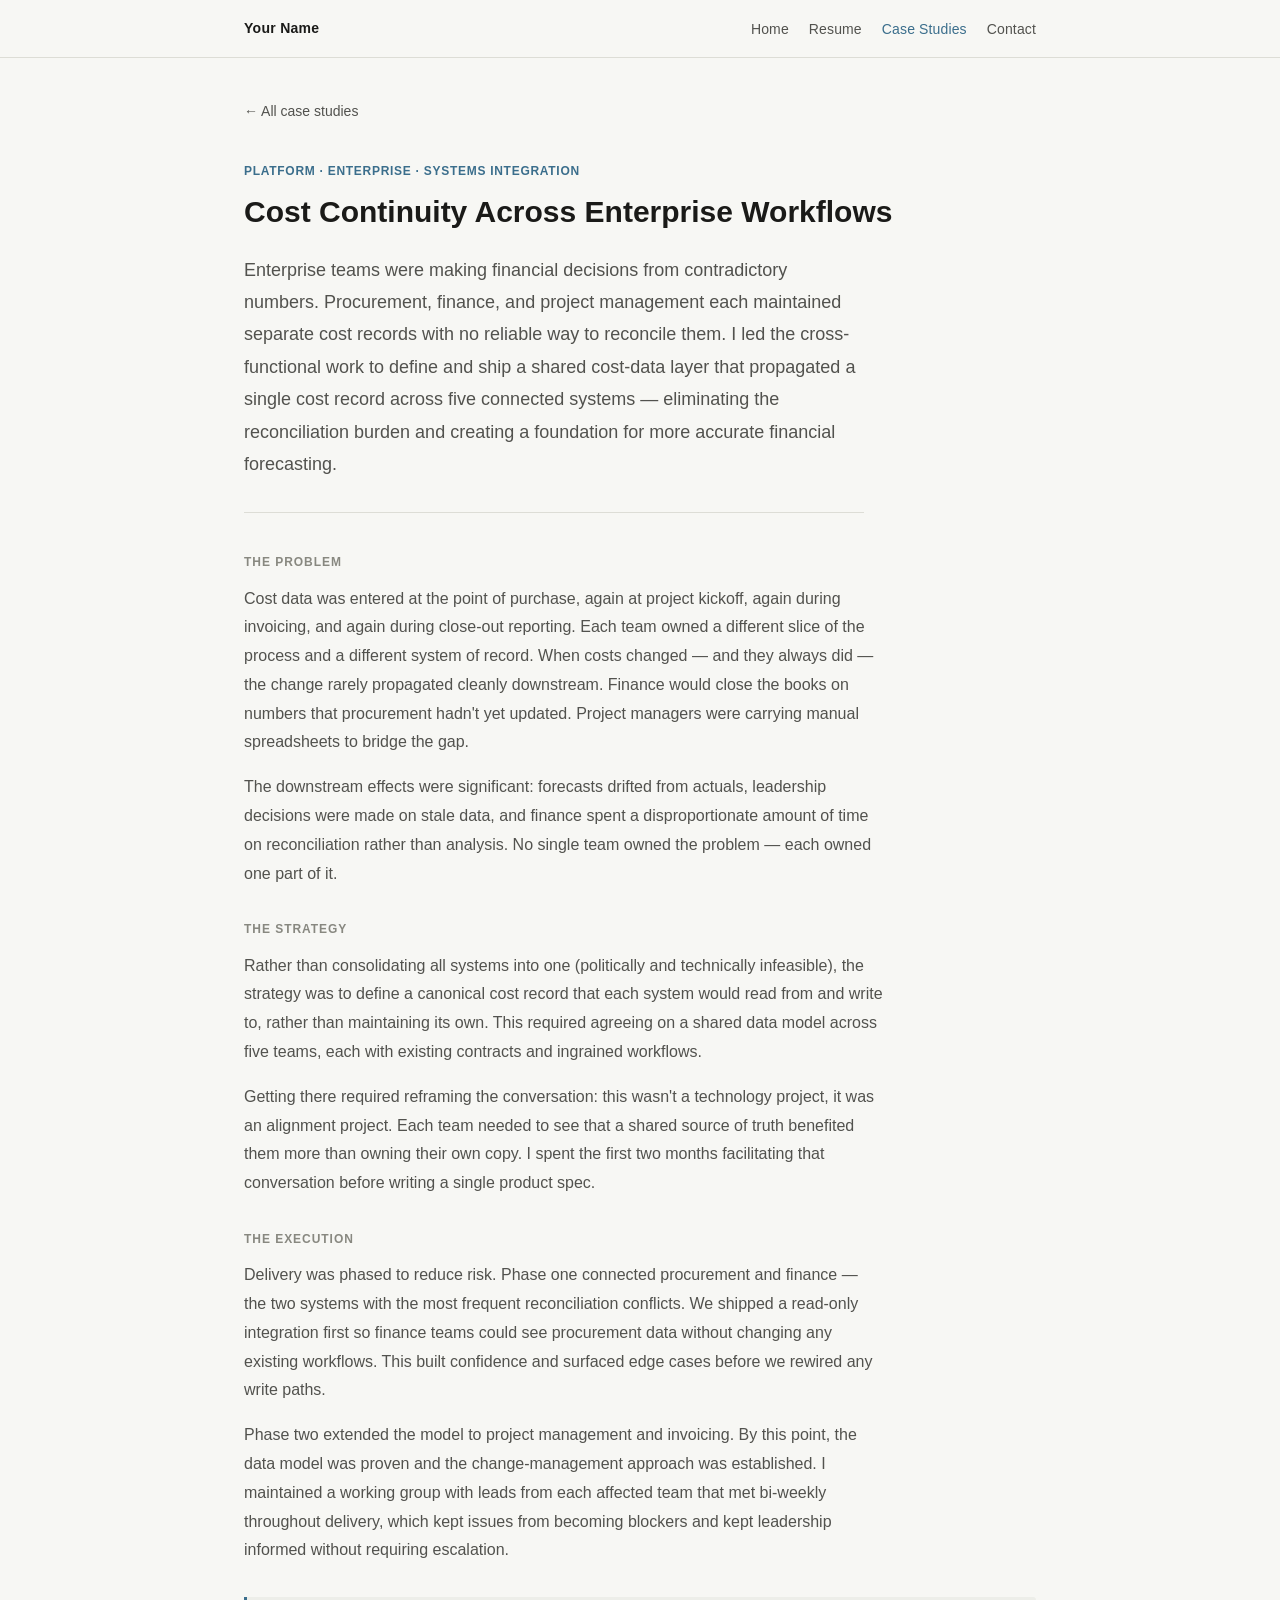
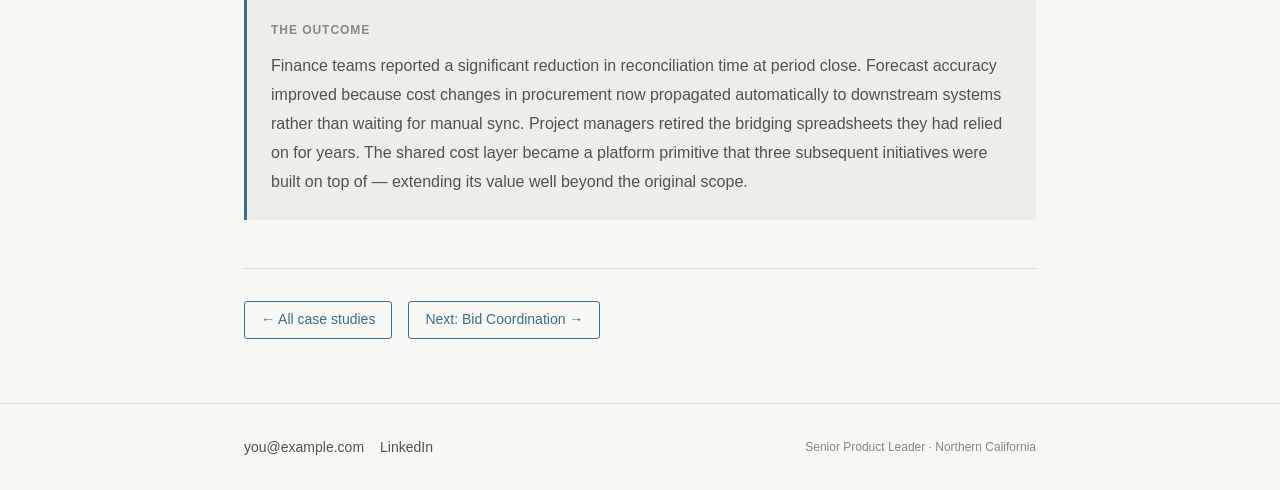
<file: case-studies/cost-continuity/index.html>
<!DOCTYPE html>
<html lang="en">
<head>
  <meta charset="UTF-8" />
  <meta name="viewport" content="width=device-width, initial-scale=1.0" />

  <title>Cost Continuity Across Enterprise Workflows — Your Name</title>
  <meta name="description" content="How a unified cost-data layer eliminated reconciliation gaps across five enterprise systems, improving forecast accuracy and reducing manual overhead." />

  <!-- Open Graph -->
  <meta property="og:type"        content="article" />
  <meta property="og:title"       content="Cost Continuity Across Enterprise Workflows" />
  <meta property="og:description" content="A platform integration case study: connecting fragmented cost data across enterprise systems." />
  <meta property="og:url"         content="https://example.com/case-studies/cost-continuity/" />

  <link rel="icon" href="../../assets/favicon.ico" type="image/x-icon" />
  <link rel="stylesheet" href="../../styles.css" />
</head>
<body>

  <!-- ===== NAV ===== -->
  <nav class="site-nav" aria-label="Main navigation">
    <div class="site-nav__inner">
      <a href="../../" class="site-nav__brand">Your Name</a>
      <ul class="site-nav__links" role="list">
        <li><a href="../../">Home</a></li>
        <li><a href="../../resume/">Resume</a></li>
        <li><a href="../../case-studies/" aria-current="page">Case Studies</a></li>
        <li><a href="../../contact/">Contact</a></li>
      </ul>
    </div>
  </nav>

  <div class="page-body">
    <main>
      <div class="container">
        <article class="case-study" aria-labelledby="cs-title">

          <a href="../../case-studies/" class="case-study__back">← All case studies</a>

          <p class="case-study__tag">Platform · Enterprise · Systems Integration</p>
          <h1 class="case-study__title" id="cs-title">
            Cost Continuity Across Enterprise Workflows
          </h1>

          <p class="case-study__overview">
            Enterprise teams were making financial decisions from contradictory numbers.
            Procurement, finance, and project management each maintained separate cost
            records with no reliable way to reconcile them. I led the cross-functional
            work to define and ship a shared cost-data layer that propagated a single
            cost record across five connected systems — eliminating the reconciliation
            burden and creating a foundation for more accurate financial forecasting.
          </p>

          <!-- The Problem -->
          <section class="case-study__section" aria-labelledby="problem-heading">
            <h2 class="case-study__section-title" id="problem-heading">The Problem</h2>
            <p class="case-study__section-body">
              Cost data was entered at the point of purchase, again at project kickoff,
              again during invoicing, and again during close-out reporting. Each team
              owned a different slice of the process and a different system of record.
              When costs changed — and they always did — the change rarely propagated
              cleanly downstream. Finance would close the books on numbers that
              procurement hadn't yet updated. Project managers were carrying manual
              spreadsheets to bridge the gap.
            </p>
            <p class="case-study__section-body" style="margin-top: 1rem;">
              The downstream effects were significant: forecasts drifted from actuals,
              leadership decisions were made on stale data, and finance spent a
              disproportionate amount of time on reconciliation rather than analysis.
              No single team owned the problem — each owned one part of it.
            </p>
          </section>

          <!-- The Strategy -->
          <section class="case-study__section" aria-labelledby="strategy-heading">
            <h2 class="case-study__section-title" id="strategy-heading">The Strategy</h2>
            <p class="case-study__section-body">
              Rather than consolidating all systems into one (politically and technically
              infeasible), the strategy was to define a canonical cost record that each
              system would read from and write to, rather than maintaining its own. This
              required agreeing on a shared data model across five teams, each with
              existing contracts and ingrained workflows.
            </p>
            <p class="case-study__section-body" style="margin-top: 1rem;">
              Getting there required reframing the conversation: this wasn't a technology
              project, it was an alignment project. Each team needed to see that a shared
              source of truth benefited them more than owning their own copy. I spent the
              first two months facilitating that conversation before writing a single
              product spec.
            </p>
          </section>

          <!-- The Execution -->
          <section class="case-study__section" aria-labelledby="execution-heading">
            <h2 class="case-study__section-title" id="execution-heading">The Execution</h2>
            <p class="case-study__section-body">
              Delivery was phased to reduce risk. Phase one connected procurement and
              finance — the two systems with the most frequent reconciliation conflicts.
              We shipped a read-only integration first so finance teams could see
              procurement data without changing any existing workflows. This built
              confidence and surfaced edge cases before we rewired any write paths.
            </p>
            <p class="case-study__section-body" style="margin-top: 1rem;">
              Phase two extended the model to project management and invoicing. By this
              point, the data model was proven and the change-management approach was
              established. I maintained a working group with leads from each affected
              team that met bi-weekly throughout delivery, which kept issues from
              becoming blockers and kept leadership informed without requiring escalation.
            </p>
          </section>

          <!-- The Outcome -->
          <section class="case-study__outcome case-study__section"
                   aria-labelledby="outcome-heading">
            <h2 class="case-study__section-title" id="outcome-heading">The Outcome</h2>
            <p class="case-study__section-body">
              Finance teams reported a significant reduction in reconciliation time
              at period close. Forecast accuracy improved because cost changes in
              procurement now propagated automatically to downstream systems rather
              than waiting for manual sync. Project managers retired the bridging
              spreadsheets they had relied on for years. The shared cost layer became
              a platform primitive that three subsequent initiatives were built on top of
              — extending its value well beyond the original scope.
            </p>
          </section>

          <nav aria-label="Case study navigation" style="margin-top: 3rem; padding-top: 2rem; border-top: 1px solid var(--color-border); display: flex; gap: 1rem; flex-wrap: wrap;">
            <a href="../../case-studies/" class="btn btn--outline">← All case studies</a>
            <a href="../bid-coordination/" class="btn btn--outline">Next: Bid Coordination →</a>
          </nav>

        </article>
      </div>
    </main>

    <!-- ===== FOOTER ===== -->
    <footer class="site-footer">
      <div class="site-footer__inner">
        <div class="site-footer__links">
          <a href="mailto:you@example.com">you@example.com</a>
          <a href="https://linkedin.com/in/your-profile"
             target="_blank" rel="noopener noreferrer">LinkedIn</a>
        </div>
        <p class="site-footer__meta">Senior Product Leader · Northern California</p>
      </div>
    </footer>

  </div><!-- /.page-body -->
</body>
</html>
</file>
<file: styles.css>
/* ============================================================
   DESIGN SYSTEM — CUSTOM PROPERTIES
   ============================================================ */
:root {
  /* Colors */
  --color-bg:          #F7F7F4;
  --color-bg-alt:      #EDEEE9;
  --color-bg-card:     #FFFFFF;
  --color-text:        #1A1A18;
  --color-text-sec:    #52524E;
  --color-text-muted:  #888880;
  --color-accent:      #3B6E8C;
  --color-accent-dark: #2C5470;
  --color-border:      #DDDDD6;
  --color-border-str:  #BBBBB2;

  /* Typography */
  --font: -apple-system, BlinkMacSystemFont, 'Segoe UI', Roboto,
          'Helvetica Neue', Arial, sans-serif;

  --text-xs:   0.75rem;
  --text-sm:   0.875rem;
  --text-base: 1rem;
  --text-lg:   1.125rem;
  --text-xl:   1.25rem;
  --text-2xl:  1.5rem;
  --text-3xl:  1.875rem;
  --text-4xl:  2.25rem;

  --leading-tight:   1.2;
  --leading-snug:    1.4;
  --leading-base:    1.6;
  --leading-loose:   1.8;

  /* Spacing */
  --sp-1:  0.25rem;
  --sp-2:  0.5rem;
  --sp-3:  0.75rem;
  --sp-4:  1rem;
  --sp-5:  1.25rem;
  --sp-6:  1.5rem;
  --sp-8:  2rem;
  --sp-10: 2.5rem;
  --sp-12: 3rem;
  --sp-16: 4rem;
  --sp-20: 5rem;

  /* Layout */
  --max-w:    840px;
  --nav-h:    58px;
  --radius:   3px;
  --trans:    140ms ease;
}

/* ============================================================
   RESET & BASE
   ============================================================ */
*, *::before, *::after {
  box-sizing: border-box;
  margin: 0;
  padding: 0;
}

html {
  -webkit-text-size-adjust: 100%;
  scroll-behavior: smooth;
}

body {
  background-color: var(--color-bg);
  color: var(--color-text);
  font-family: var(--font);
  font-size: var(--text-base);
  line-height: var(--leading-base);
  -webkit-font-smoothing: antialiased;
  -moz-osx-font-smoothing: grayscale;
}

img, svg { display: block; max-width: 100%; }

a {
  color: var(--color-accent);
  text-decoration: none;
  transition: color var(--trans);
}
a:hover { color: var(--color-accent-dark); text-decoration: underline; }
a:focus-visible {
  outline: 2px solid var(--color-accent);
  outline-offset: 3px;
  border-radius: 2px;
}

h1, h2, h3, h4 {
  font-weight: 600;
  line-height: var(--leading-tight);
  color: var(--color-text);
}
h1 { font-size: var(--text-3xl); }
h2 { font-size: var(--text-2xl); }
h3 { font-size: var(--text-xl); }
h4 { font-size: var(--text-base); font-weight: 500; }

p {
  color: var(--color-text-sec);
  line-height: var(--leading-loose);
}

/* ============================================================
   LAYOUT UTILITIES
   ============================================================ */
.container {
  max-width: var(--max-w);
  margin-inline: auto;
  padding-inline: var(--sp-6);
}

/* ============================================================
   NAVIGATION
   ============================================================ */
.site-nav {
  position: fixed;
  inset: 0 0 auto 0;
  z-index: 100;
  height: var(--nav-h);
  background-color: var(--color-bg);
  border-bottom: 1px solid var(--color-border);
  display: flex;
  align-items: center;
}

.site-nav__inner {
  max-width: var(--max-w);
  margin-inline: auto;
  padding-inline: var(--sp-6);
  width: 100%;
  display: flex;
  align-items: center;
  justify-content: space-between;
  gap: var(--sp-6);
}

.site-nav__brand {
  font-size: var(--text-sm);
  font-weight: 600;
  color: var(--color-text);
  text-decoration: none;
  letter-spacing: 0.02em;
  white-space: nowrap;
  flex-shrink: 0;
}
.site-nav__brand:hover { color: var(--color-accent); text-decoration: none; }

.site-nav__links {
  display: flex;
  gap: var(--sp-5);
  list-style: none;
  flex-wrap: wrap;
}
.site-nav__links a {
  font-size: var(--text-sm);
  color: var(--color-text-sec);
  text-decoration: none;
  letter-spacing: 0.01em;
  transition: color var(--trans);
}
.site-nav__links a:hover,
.site-nav__links a[aria-current="page"] {
  color: var(--color-accent);
  text-decoration: none;
}
.site-nav__links a[aria-current="page"] { font-weight: 500; }

/* ============================================================
   PAGE BODY
   ============================================================ */
.page-body { padding-top: var(--nav-h); }

/* ============================================================
   HERO
   ============================================================ */
.hero {
  padding-block: var(--sp-20) var(--sp-16);
  border-bottom: 1px solid var(--color-border);
}

.hero__eyebrow {
  font-size: var(--text-sm);
  color: var(--color-text-muted);
  letter-spacing: 0.06em;
  text-transform: uppercase;
  margin-bottom: var(--sp-4);
  line-height: var(--leading-base);
}

.hero__headline {
  font-size: clamp(var(--text-2xl), 5vw, var(--text-4xl));
  font-weight: 600;
  line-height: var(--leading-tight);
  color: var(--color-text);
  max-width: 680px;
  margin-bottom: var(--sp-6);
}

.hero__summary {
  font-size: var(--text-lg);
  color: var(--color-text-sec);
  max-width: 620px;
  line-height: var(--leading-loose);
  margin-bottom: var(--sp-4);
}

.hero__location {
  font-size: var(--text-sm);
  color: var(--color-text-muted);
  margin-bottom: var(--sp-8);
  line-height: var(--leading-base);
}

.hero__cta {
  display: inline-flex;
  align-items: center;
  background-color: var(--color-accent);
  color: #fff;
  font-size: var(--text-sm);
  font-weight: 500;
  padding: var(--sp-3) var(--sp-6);
  border-radius: var(--radius);
  text-decoration: none;
  transition: background-color var(--trans);
  letter-spacing: 0.02em;
}
.hero__cta:hover {
  background-color: var(--color-accent-dark);
  color: #fff;
  text-decoration: none;
}

/* ============================================================
   PRINCIPLES
   ============================================================ */
.principles {
  padding-block: var(--sp-16);
}

.principles__title {
  font-size: var(--text-lg);
  font-weight: 600;
  color: var(--color-text);
  margin-bottom: var(--sp-10);
}

.principles__grid {
  display: grid;
  grid-template-columns: 1fr;
  gap: var(--sp-8);
}
@media (min-width: 600px) {
  .principles__grid { grid-template-columns: 1fr 1fr; }
}

.principle {
  padding-left: var(--sp-4);
  border-left: 2px solid var(--color-accent);
}

.principle__heading {
  font-size: var(--text-base);
  font-weight: 600;
  color: var(--color-text);
  margin-bottom: var(--sp-2);
  line-height: var(--leading-snug);
}

.principle__body {
  font-size: var(--text-sm);
  color: var(--color-text-sec);
  line-height: var(--leading-loose);
}

/* ============================================================
   SECTION SHARED
   ============================================================ */
.section-label {
  font-size: var(--text-xs);
  font-weight: 600;
  color: var(--color-text-muted);
  letter-spacing: 0.08em;
  text-transform: uppercase;
  margin-bottom: var(--sp-2);
  line-height: var(--leading-base);
}

.section-title {
  font-size: var(--text-xl);
  font-weight: 600;
  color: var(--color-text);
}

/* ============================================================
   CASE STUDY CARDS (home preview)
   ============================================================ */
.case-studies-preview {
  padding-block: var(--sp-16);
  background-color: var(--color-bg-alt);
}

.section-header { margin-bottom: var(--sp-8); }

.cards-grid {
  display: grid;
  grid-template-columns: 1fr;
  gap: var(--sp-4);
}
@media (min-width: 680px) {
  .cards-grid { grid-template-columns: repeat(3, 1fr); }
}

.card {
  background-color: var(--color-bg-card);
  border: 1px solid var(--color-border);
  border-radius: var(--radius);
  padding: var(--sp-6);
  display: flex;
  flex-direction: column;
  gap: var(--sp-3);
  transition: border-color var(--trans), box-shadow var(--trans);
}
.card:hover {
  border-color: var(--color-border-str);
  box-shadow: 0 2px 8px rgba(0, 0, 0, 0.06);
}

.card__tag {
  font-size: var(--text-xs);
  font-weight: 600;
  color: var(--color-accent);
  letter-spacing: 0.06em;
  text-transform: uppercase;
  line-height: var(--leading-base);
}

.card__title {
  font-size: var(--text-base);
  font-weight: 600;
  color: var(--color-text);
  line-height: var(--leading-snug);
}

.card__summary {
  font-size: var(--text-sm);
  color: var(--color-text-sec);
  line-height: var(--leading-loose);
  flex-grow: 1;
}

.card__link {
  font-size: var(--text-sm);
  font-weight: 500;
  color: var(--color-accent);
  text-decoration: none;
  margin-top: var(--sp-2);
  display: inline-flex;
  align-items: center;
  gap: var(--sp-1);
}
.card__link:hover { color: var(--color-accent-dark); text-decoration: underline; }

/* ============================================================
   FOOTER
   ============================================================ */
.site-footer {
  background-color: var(--color-bg);
  border-top: 1px solid var(--color-border);
  padding-block: var(--sp-8);
}

.site-footer__inner {
  max-width: var(--max-w);
  margin-inline: auto;
  padding-inline: var(--sp-6);
  display: flex;
  flex-direction: column;
  gap: var(--sp-3);
}
@media (min-width: 600px) {
  .site-footer__inner {
    flex-direction: row;
    align-items: center;
    justify-content: space-between;
  }
}

.site-footer__links {
  display: flex;
  flex-wrap: wrap;
  gap: var(--sp-4);
  align-items: center;
}
.site-footer__links a {
  font-size: var(--text-sm);
  color: var(--color-text-sec);
}
.site-footer__links a:hover { color: var(--color-accent); }

.site-footer__meta {
  font-size: var(--text-xs);
  color: var(--color-text-muted);
  line-height: var(--leading-base);
}

/* ============================================================
   PAGE HEADER (shared across interior pages)
   ============================================================ */
.page-header {
  padding-block: var(--sp-12) var(--sp-8);
  border-bottom: 1px solid var(--color-border);
}

.page-header__label {
  font-size: var(--text-xs);
  font-weight: 600;
  color: var(--color-text-muted);
  letter-spacing: 0.08em;
  text-transform: uppercase;
  margin-bottom: var(--sp-2);
  line-height: var(--leading-base);
}

.page-header__title {
  font-size: clamp(var(--text-2xl), 4vw, var(--text-3xl));
  font-weight: 600;
  line-height: var(--leading-tight);
  color: var(--color-text);
  margin-bottom: var(--sp-3);
}

.page-header__sub {
  font-size: var(--text-lg);
  color: var(--color-text-sec);
  max-width: 560px;
  line-height: var(--leading-loose);
}

/* ============================================================
   RESUME PAGE
   ============================================================ */
.resume { padding-block: var(--sp-12); }

.resume-header {
  padding-block: var(--sp-12) var(--sp-6);
  border-bottom: 1px solid var(--color-border);
}

.resume-name {
  font-size: var(--text-3xl);
  font-weight: 600;
  margin-bottom: var(--sp-1);
}

.resume-title {
  font-size: var(--text-lg);
  color: var(--color-text-sec);
  font-weight: 400;
  margin-bottom: var(--sp-1);
}

.resume-location {
  font-size: var(--text-sm);
  color: var(--color-text-muted);
  margin-bottom: var(--sp-5);
  line-height: var(--leading-base);
}

.resume-links {
  display: flex;
  flex-wrap: wrap;
  gap: var(--sp-3);
  align-items: center;
}

/* Buttons */
.btn {
  display: inline-flex;
  align-items: center;
  gap: var(--sp-2);
  font-size: var(--text-sm);
  font-weight: 500;
  padding: var(--sp-2) var(--sp-4);
  border-radius: var(--radius);
  text-decoration: none;
  transition: background-color var(--trans), color var(--trans),
              border-color var(--trans);
  cursor: pointer;
  border: 1px solid transparent;
  line-height: var(--leading-snug);
}
.btn--primary {
  background-color: var(--color-accent);
  color: #fff;
  border-color: var(--color-accent);
}
.btn--primary:hover {
  background-color: var(--color-accent-dark);
  border-color: var(--color-accent-dark);
  color: #fff;
  text-decoration: none;
}
.btn--outline {
  background-color: transparent;
  color: var(--color-accent);
  border-color: var(--color-accent);
}
.btn--outline:hover {
  background-color: var(--color-accent);
  color: #fff;
  text-decoration: none;
}

/* Resume sections */
.resume-section {
  padding-block: var(--sp-8);
  border-bottom: 1px solid var(--color-border);
}
.resume-section:last-child { border-bottom: none; }

.resume-section__label {
  font-size: var(--text-xs);
  font-weight: 600;
  color: var(--color-text-muted);
  letter-spacing: 0.08em;
  text-transform: uppercase;
  margin-bottom: var(--sp-5);
  line-height: var(--leading-base);
}

.resume-summary p {
  font-size: var(--text-base);
  color: var(--color-text-sec);
  max-width: 640px;
  line-height: var(--leading-loose);
}

/* Experience */
.experience-item { margin-bottom: var(--sp-8); }
.experience-item:last-child { margin-bottom: 0; }

.experience-item__header {
  display: flex;
  justify-content: space-between;
  align-items: flex-start;
  flex-wrap: wrap;
  gap: var(--sp-1);
  margin-bottom: var(--sp-1);
}

.experience-item__company {
  font-size: var(--text-base);
  font-weight: 600;
  color: var(--color-text);
}

.experience-item__dates {
  font-size: var(--text-sm);
  color: var(--color-text-muted);
  white-space: nowrap;
}

.experience-item__role {
  font-size: var(--text-sm);
  font-weight: 500;
  color: var(--color-text-sec);
  margin-bottom: var(--sp-3);
}

.experience-item__bullets {
  list-style: none;
  display: flex;
  flex-direction: column;
  gap: var(--sp-2);
}
.experience-item__bullets li {
  font-size: var(--text-sm);
  color: var(--color-text-sec);
  line-height: var(--leading-loose);
  padding-left: var(--sp-5);
  position: relative;
}
.experience-item__bullets li::before {
  content: '—';
  position: absolute;
  left: 0;
  color: var(--color-text-muted);
}

/* Impact list */
.impact-list {
  list-style: none;
  display: flex;
  flex-direction: column;
  gap: var(--sp-3);
  max-width: 640px;
}
.impact-list li {
  font-size: var(--text-sm);
  color: var(--color-text-sec);
  line-height: var(--leading-loose);
  padding-left: var(--sp-5);
  position: relative;
}
.impact-list li::before {
  content: '→';
  position: absolute;
  left: 0;
  color: var(--color-accent);
  font-weight: 500;
}

/* Skills */
.skills-list {
  display: flex;
  flex-wrap: wrap;
  gap: var(--sp-2);
  list-style: none;
}
.skills-list li {
  font-size: var(--text-sm);
  color: var(--color-text-sec);
  background-color: var(--color-bg-alt);
  border: 1px solid var(--color-border);
  border-radius: 2px;
  padding: var(--sp-1) var(--sp-3);
}

/* Education */
.education-item { margin-bottom: var(--sp-4); }
.education-item:last-child { margin-bottom: 0; }
.education-item__school {
  font-size: var(--text-base);
  font-weight: 600;
  color: var(--color-text);
}
.education-item__degree {
  font-size: var(--text-sm);
  color: var(--color-text-sec);
  line-height: var(--leading-base);
}
.education-item__year {
  font-size: var(--text-sm);
  color: var(--color-text-muted);
}

/* ============================================================
   CASE STUDIES INDEX PAGE
   ============================================================ */
.case-studies-list {
  padding-block: var(--sp-4) var(--sp-16);
}

.case-studies-item {
  padding-block: var(--sp-8);
  border-bottom: 1px solid var(--color-border);
  display: grid;
  gap: var(--sp-4);
}
@media (min-width: 600px) {
  .case-studies-item {
    grid-template-columns: 1fr auto;
    align-items: start;
  }
}

.case-studies-item__tag {
  font-size: var(--text-xs);
  font-weight: 600;
  color: var(--color-accent);
  letter-spacing: 0.06em;
  text-transform: uppercase;
  margin-bottom: var(--sp-2);
  line-height: var(--leading-base);
}

.case-studies-item__title {
  font-size: var(--text-xl);
  font-weight: 600;
  color: var(--color-text);
  margin-bottom: var(--sp-3);
  line-height: var(--leading-snug);
}

.case-studies-item__summary {
  font-size: var(--text-base);
  color: var(--color-text-sec);
  max-width: 560px;
  line-height: var(--leading-loose);
  margin-bottom: var(--sp-4);
}

/* ============================================================
   CASE STUDY DETAIL PAGE
   ============================================================ */
.case-study { padding-block: var(--sp-10) var(--sp-16); }

.case-study__back {
  display: inline-flex;
  align-items: center;
  gap: var(--sp-2);
  font-size: var(--text-sm);
  color: var(--color-text-sec);
  text-decoration: none;
  margin-bottom: var(--sp-10);
  transition: color var(--trans);
}
.case-study__back:hover { color: var(--color-accent); text-decoration: none; }

.case-study__tag {
  font-size: var(--text-xs);
  font-weight: 600;
  color: var(--color-accent);
  letter-spacing: 0.06em;
  text-transform: uppercase;
  margin-bottom: var(--sp-3);
  line-height: var(--leading-base);
}

.case-study__title {
  font-size: clamp(var(--text-2xl), 4vw, var(--text-3xl));
  font-weight: 600;
  line-height: var(--leading-tight);
  margin-bottom: var(--sp-6);
}

.case-study__overview {
  font-size: var(--text-lg);
  color: var(--color-text-sec);
  max-width: 620px;
  line-height: var(--leading-loose);
  padding-bottom: var(--sp-8);
  border-bottom: 1px solid var(--color-border);
  margin-bottom: var(--sp-10);
}

.case-study__section { margin-bottom: var(--sp-8); }

.case-study__section-title {
  font-size: var(--text-xs);
  font-weight: 600;
  color: var(--color-text-muted);
  letter-spacing: 0.08em;
  text-transform: uppercase;
  margin-bottom: var(--sp-3);
  line-height: var(--leading-base);
}

.case-study__section-body {
  font-size: var(--text-base);
  color: var(--color-text-sec);
  max-width: 640px;
  line-height: var(--leading-loose);
}

.case-study__outcome {
  background-color: var(--color-bg-alt);
  border-left: 3px solid var(--color-accent);
  padding: var(--sp-6);
  border-radius: 0 var(--radius) var(--radius) 0;
}
.case-study__outcome .case-study__section-title { margin-bottom: var(--sp-3); }
.case-study__outcome .case-study__section-body { max-width: none; }

/* ============================================================
   CONTACT PAGE
   ============================================================ */
.contact-section { padding-block: var(--sp-16) var(--sp-12); }

.contact-section__body {
  font-size: var(--text-lg);
  color: var(--color-text-sec);
  max-width: 520px;
  line-height: var(--leading-loose);
  margin-bottom: var(--sp-10);
}

.contact-links {
  display: flex;
  flex-direction: column;
  gap: var(--sp-6);
}

.contact-link__label {
  font-size: var(--text-xs);
  font-weight: 600;
  color: var(--color-text-muted);
  letter-spacing: 0.08em;
  text-transform: uppercase;
  margin-bottom: var(--sp-1);
  line-height: var(--leading-base);
}

.contact-link__value {
  font-size: var(--text-xl);
  font-weight: 500;
  color: var(--color-accent);
  display: block;
}
.contact-link__value:hover { color: var(--color-accent-dark); text-decoration: underline; }

/* ============================================================
   PRINT — resume
   ============================================================ */
@media print {
  .site-nav,
  .site-footer,
  .resume-links,
  .btn { display: none !important; }

  .page-body { padding-top: 0; }
  body { font-size: 11pt; color: #000; background: #fff; }
  a { color: #000; text-decoration: none; }
  .resume { padding: 0; }
  .resume-header { padding-top: 0; }
}
</file>
